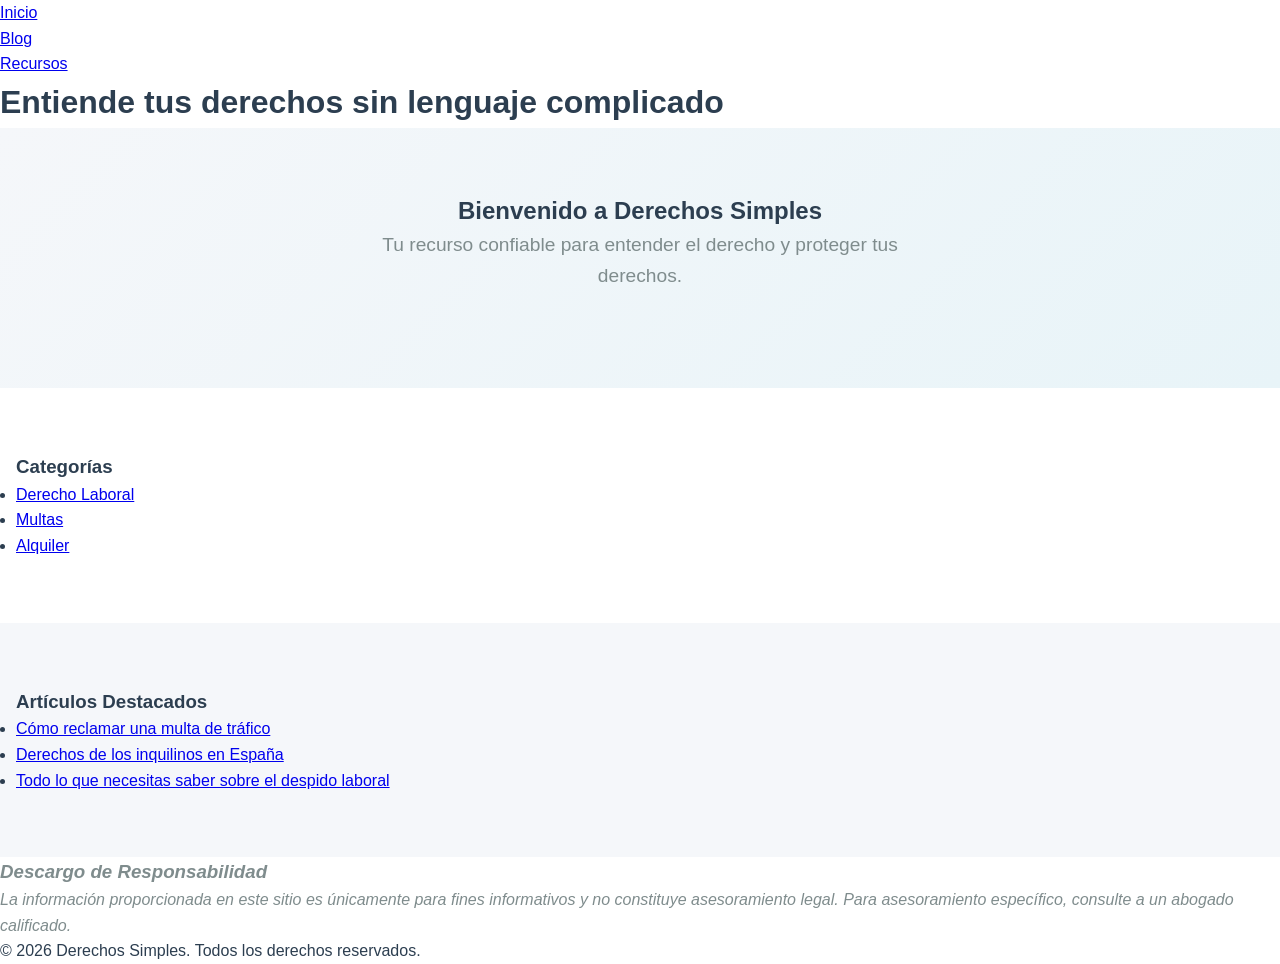
<file: index.html>
<!DOCTYPE html>
<html lang="es">
<head>
    <meta charset="UTF-8">
    <meta name="viewport" content="width=device-width, initial-scale=1.0">
    <meta name="description" content="Entiende tus derechos sin lenguaje complicado. Información legal accesible para todos en el área del derecho laboral, multas y alquiler.">
    <meta name="keywords" content="derechos, legaltech, derecho laboral, multas, alquiler, recursos legales">
    <meta name="author" content="Derechos Simples">
    <title>Derechos Simples - Entiende tus derechos sin lenguaje complicado</title>
    <link rel="stylesheet" href="css/styles.css">
</head>
<script src="js/scripts.js"></script>
<body>
    <header>
        <nav>
            <ul>
                <li><a href="#">Inicio</a></li>
                <li><a href="#blog">Blog</a></li>
                <li><a href="#recursos">Recursos</a></li>
            </ul>
        </nav>
        <h1>Entiende tus derechos sin lenguaje complicado</h1>
    </header>
    <main>
        <section class="hero">
            <h2>Bienvenido a Derechos Simples</h2>
            <p>Tu recurso confiable para entender el derecho y proteger tus derechos.</p>
        </section>
        <section class="categories">
            <h3>Categorías</h3>
            <ul>
                <li><a href="#derecho-laboral">Derecho Laboral</a></li>
                <li><a href="#multas">Multas</a></li>
                <li><a href="#alquiler">Alquiler</a></li>
            </ul>
        </section>
        <section class="featured-articles">
            <h3>Artículos Destacados</h3>
            <ul>
                <li><a href="#">Cómo reclamar una multa de tráfico</a></li>
                <li><a href="#">Derechos de los inquilinos en España</a></li>
                <li><a href="#">Todo lo que necesitas saber sobre el despido laboral</a></li>
            </ul>
        </section>
        <section class="disclaimer">
            <h3>Descargo de Responsabilidad</h3>
            <p>La información proporcionada en este sitio es únicamente para fines informativos y no constituye asesoramiento legal. Para asesoramiento específico, consulte a un abogado calificado.</p>
        </section>
    </main>
    <footer>
        <p>&copy; 2026 Derechos Simples. Todos los derechos reservados.</p>
    </footer>
</body>
</html>
</file>
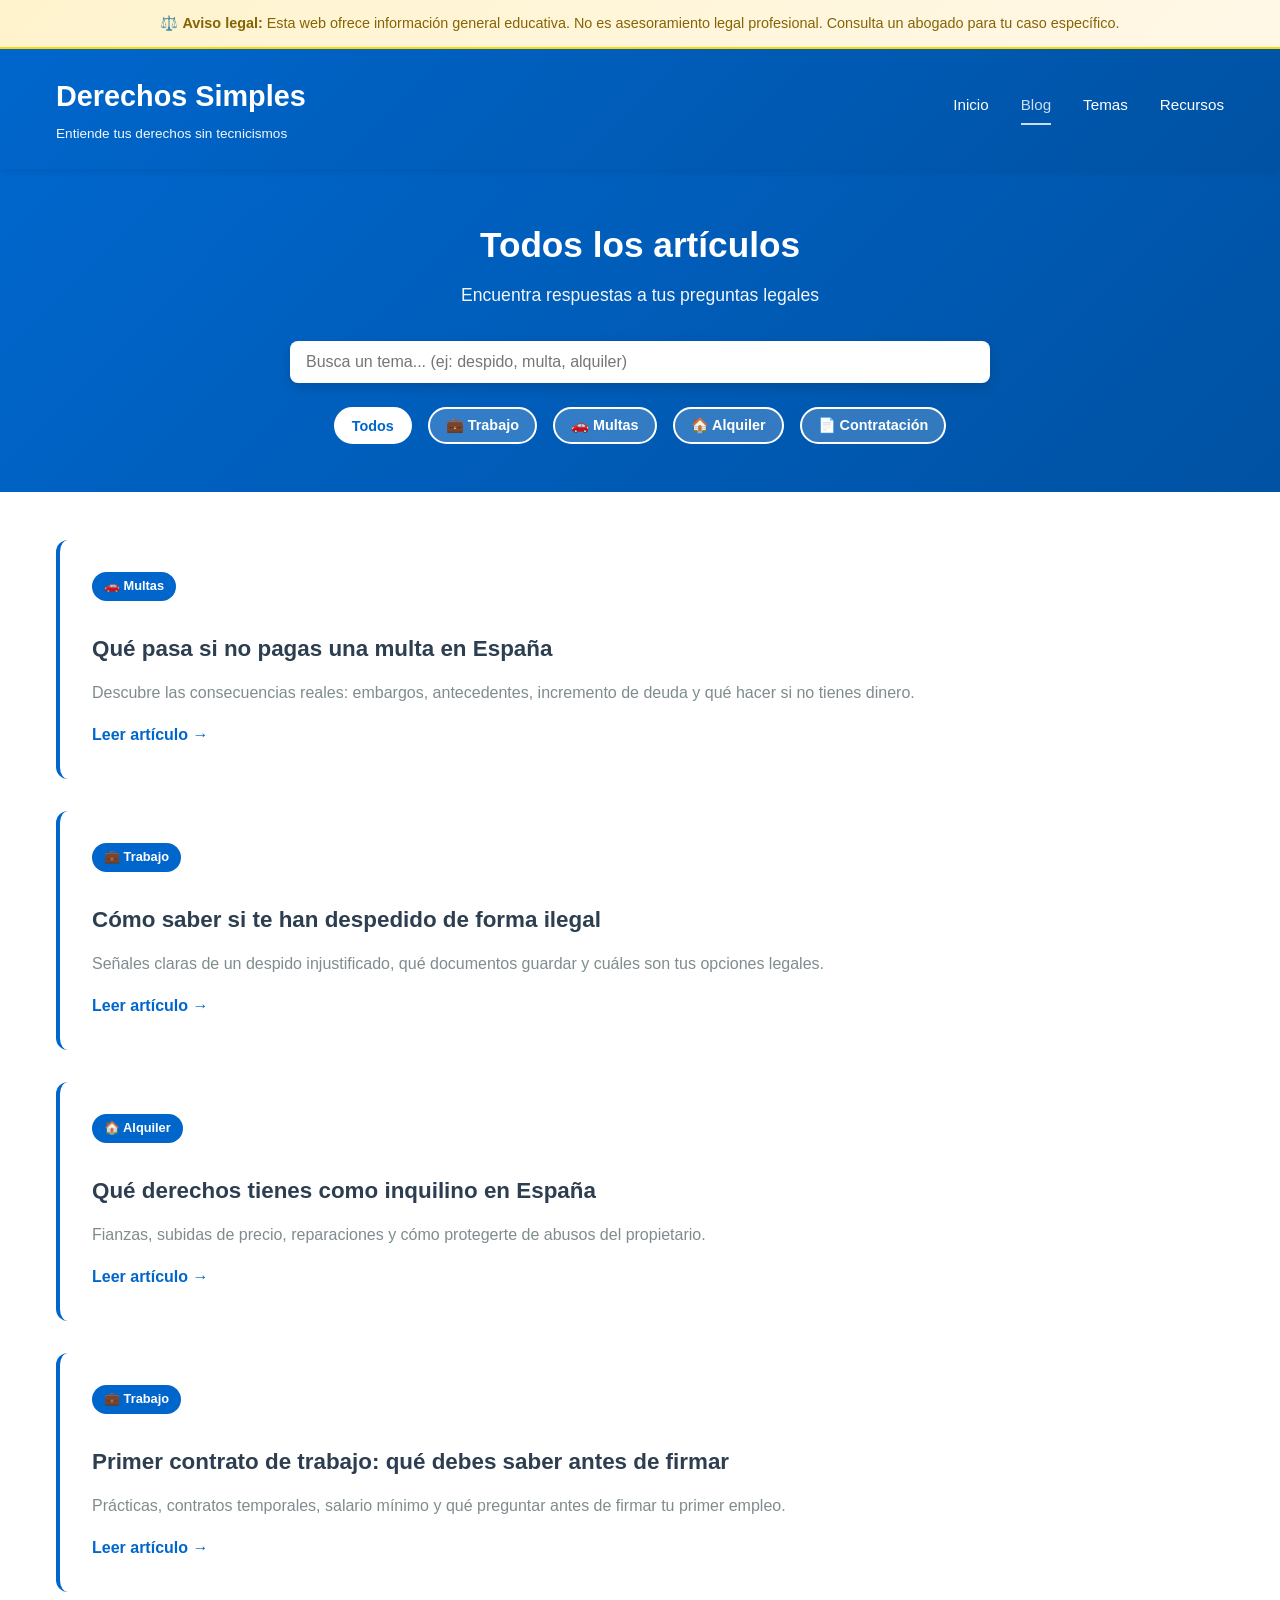
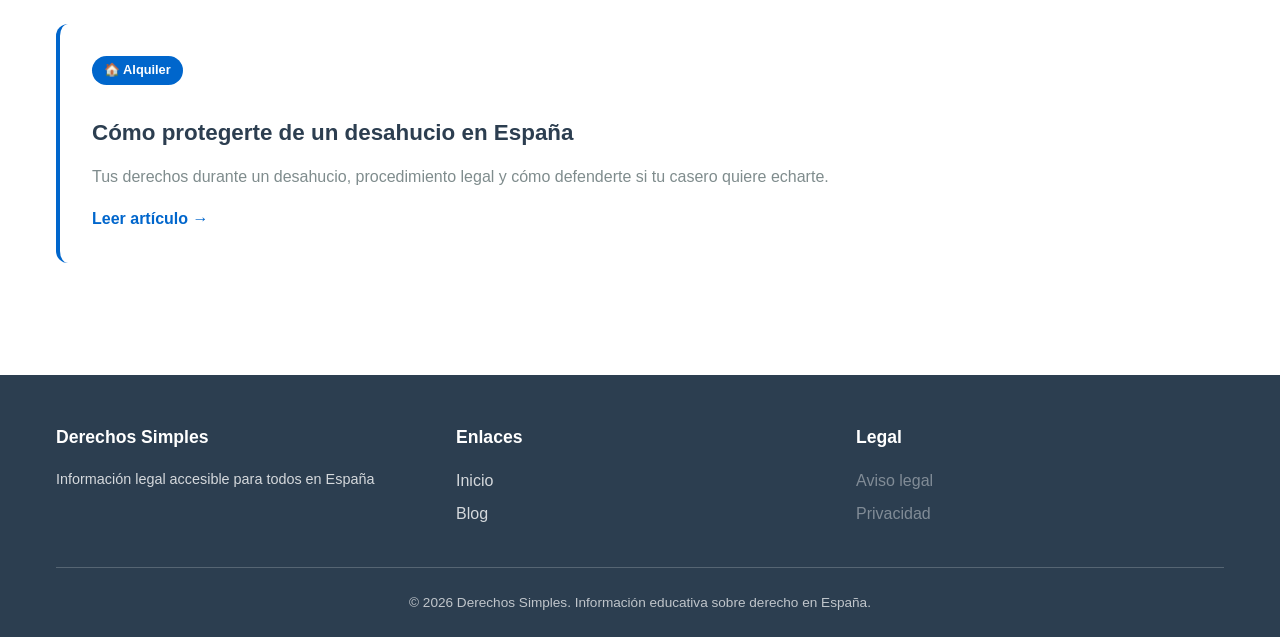
<file: blog.html>
<!DOCTYPE html>
<html lang="es">
<head>
    <meta charset="UTF-8">
    <meta name="viewport" content="width=device-width, initial-scale=1.0">
    <meta name="description" content="Blog con artículos sobre derecho laboral, multas, alquiler y más. Respuestas claras a las preguntas legales reales de jóvenes en España.">
    <meta name="keywords" content="blog legal España, derechos laborales, multas, alquiler, información jurídica">
    <meta property="og:title" content="Blog - Derechos Simples">
    <meta property="og:description" content="Artículos claros sobre tus derechos en España">
    <title>Blog - Derechos Simples | Artículos sobre derecho en España</title>
    <link rel="canonical" href="https://derechossimples.es/blog">
    <link rel="stylesheet" href="css/styles.css">
</head>
<body>
    <!-- Aviso Legal -->
    <div class="legal-banner">
        <p>⚖️ <strong>Aviso legal:</strong> Esta web ofrece información general educativa. No es asesoramiento legal profesional. Consulta un abogado para tu caso específico.</p>
    </div>

    <!-- Header -->
    <header class="header">
        <div class="container">
            <div class="logo">
                <h1>Derechos Simples</h1>
                <p class="tagline">Entiende tus derechos sin tecnicismos</p>
            </div>
            <nav class="nav">
                <a href="index.html">Inicio</a>
                <a href="blog.html" class="active">Blog</a>
                <a href="index.html#categories">Temas</a>
                <a href="index.html#resources">Recursos</a>
            </nav>
        </div>
    </header>

    <!-- Buscador y Filtros -->
    <section class="blog-header">
        <div class="container">
            <h1>Todos los artículos</h1>
            <p>Encuentra respuestas a tus preguntas legales</p>
            
            <div class="search-filter">
                <input type="text" id="searchInput" placeholder="Busca un tema... (ej: despido, multa, alquiler)" class="search-input">
                
                <div class="filters">
                    <button class="filter-btn active" data-filter="all">Todos</button>
                    <button class="filter-btn" data-filter="laboral">💼 Trabajo</button>
                    <button class="filter-btn" data-filter="multas">🚗 Multas</button>
                    <button class="filter-btn" data-filter="alquiler">🏠 Alquiler</button>
                    <button class="filter-btn" data-filter="contratacion">📄 Contratación</button>
                </div>
            </div>
        </div>
    </section>

    <!-- Lista de Artículos -->
    <section class="blog-articles">
        <div class="container">
            <div id="articles-list" class="articles-list">
                <!-- Los artículos se cargarán aquí con JavaScript desde articles.json -->
            </div>
        </div>
    </section>

    <!-- Footer -->
    <footer class="footer">
        <div class="container">
            <div class="footer-content">
                <div class="footer-section">
                    <h4>Derechos Simples</h4>
                    <p>Información legal accesible para todos en España</p>
                </div>
                <div class="footer-section">
                    <h4>Enlaces</h4>
                    <ul>
                        <li><a href="index.html">Inicio</a></li>
                        <li><a href="blog.html">Blog</a></li>
                    </ul>
                </div>
                <div class="footer-section">
                    <h4>Legal</h4>
                    <ul>
                        <li><a href="#" class="disabled">Aviso legal</a></li>
                        <li><a href="#" class="disabled">Privacidad</a></li>
                    </ul>
                </div>
            </div>
            <div class="footer-bottom">
                <p>&copy; 2026 Derechos Simples. Información educativa sobre derecho en España.</p>
            </div>
        </div>
    </footer>

    <script src="js/scripts.js"></script>
</body>
</html>
</file>
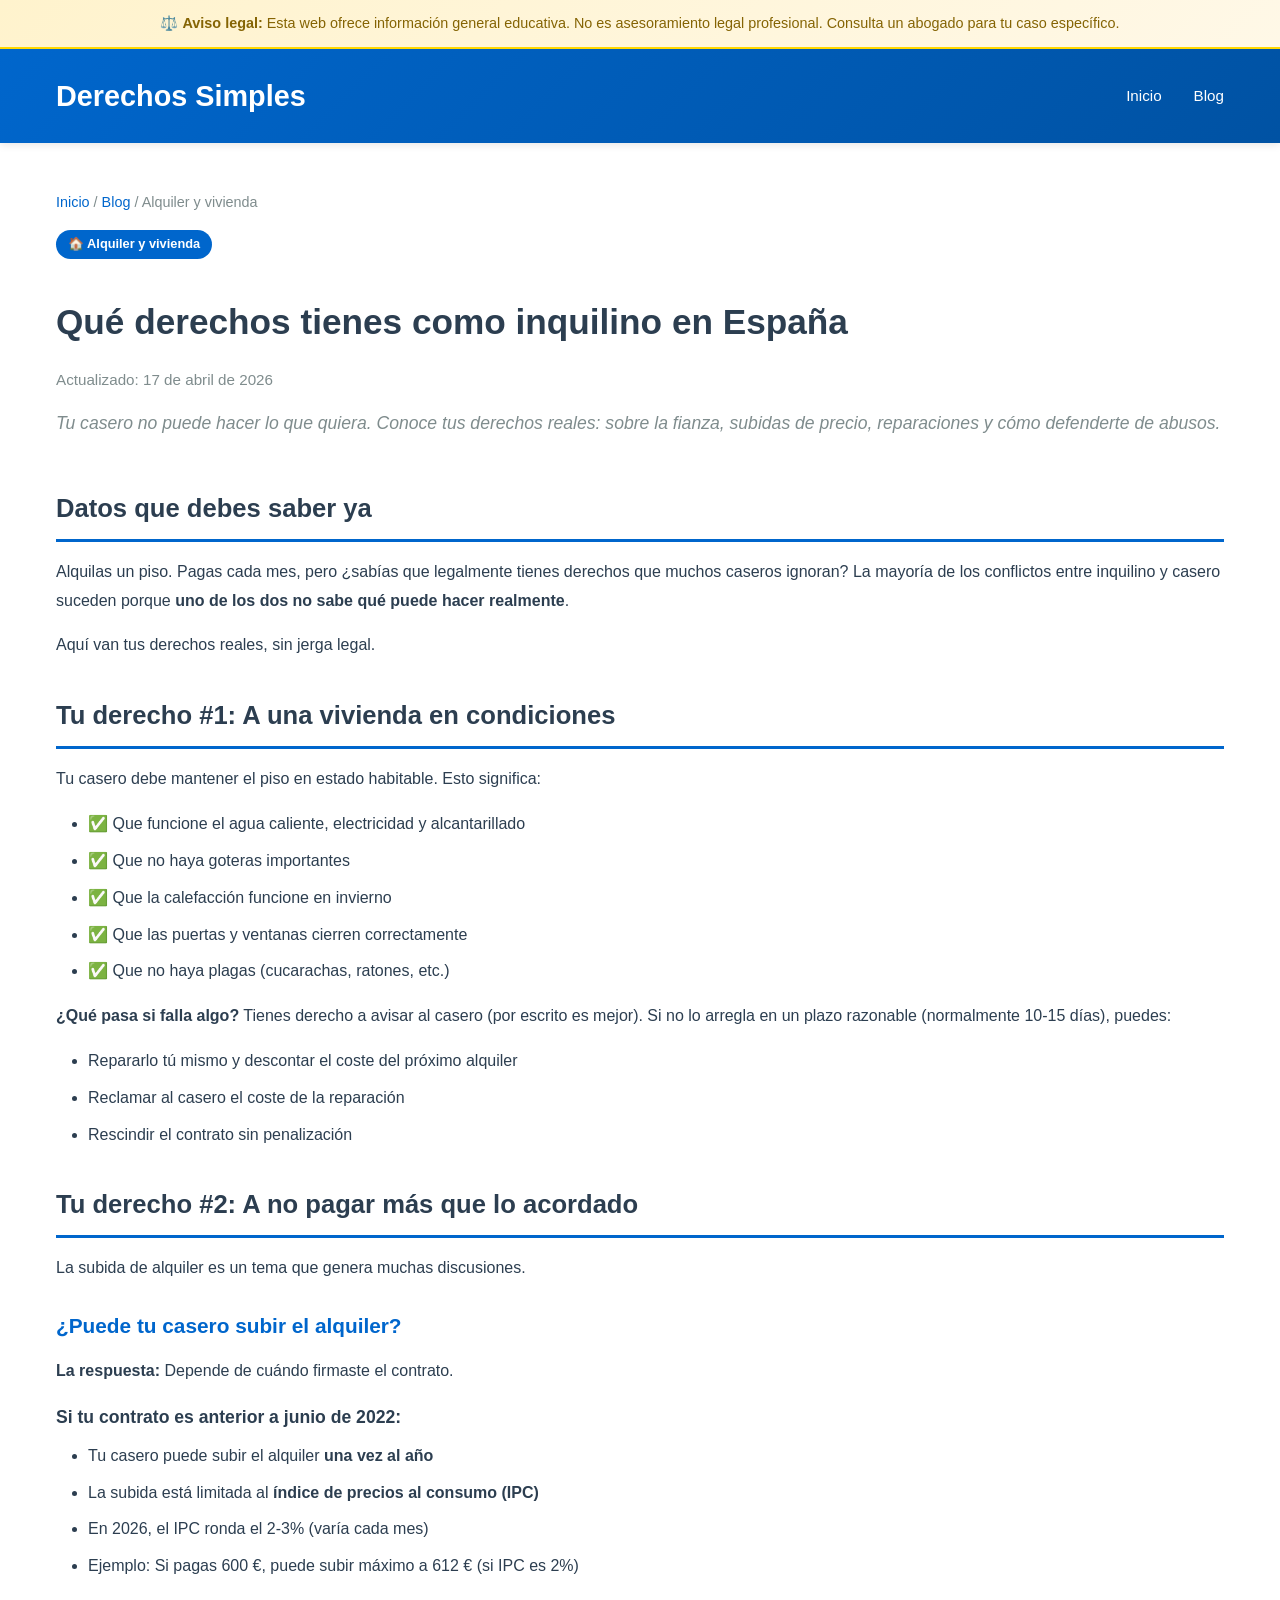
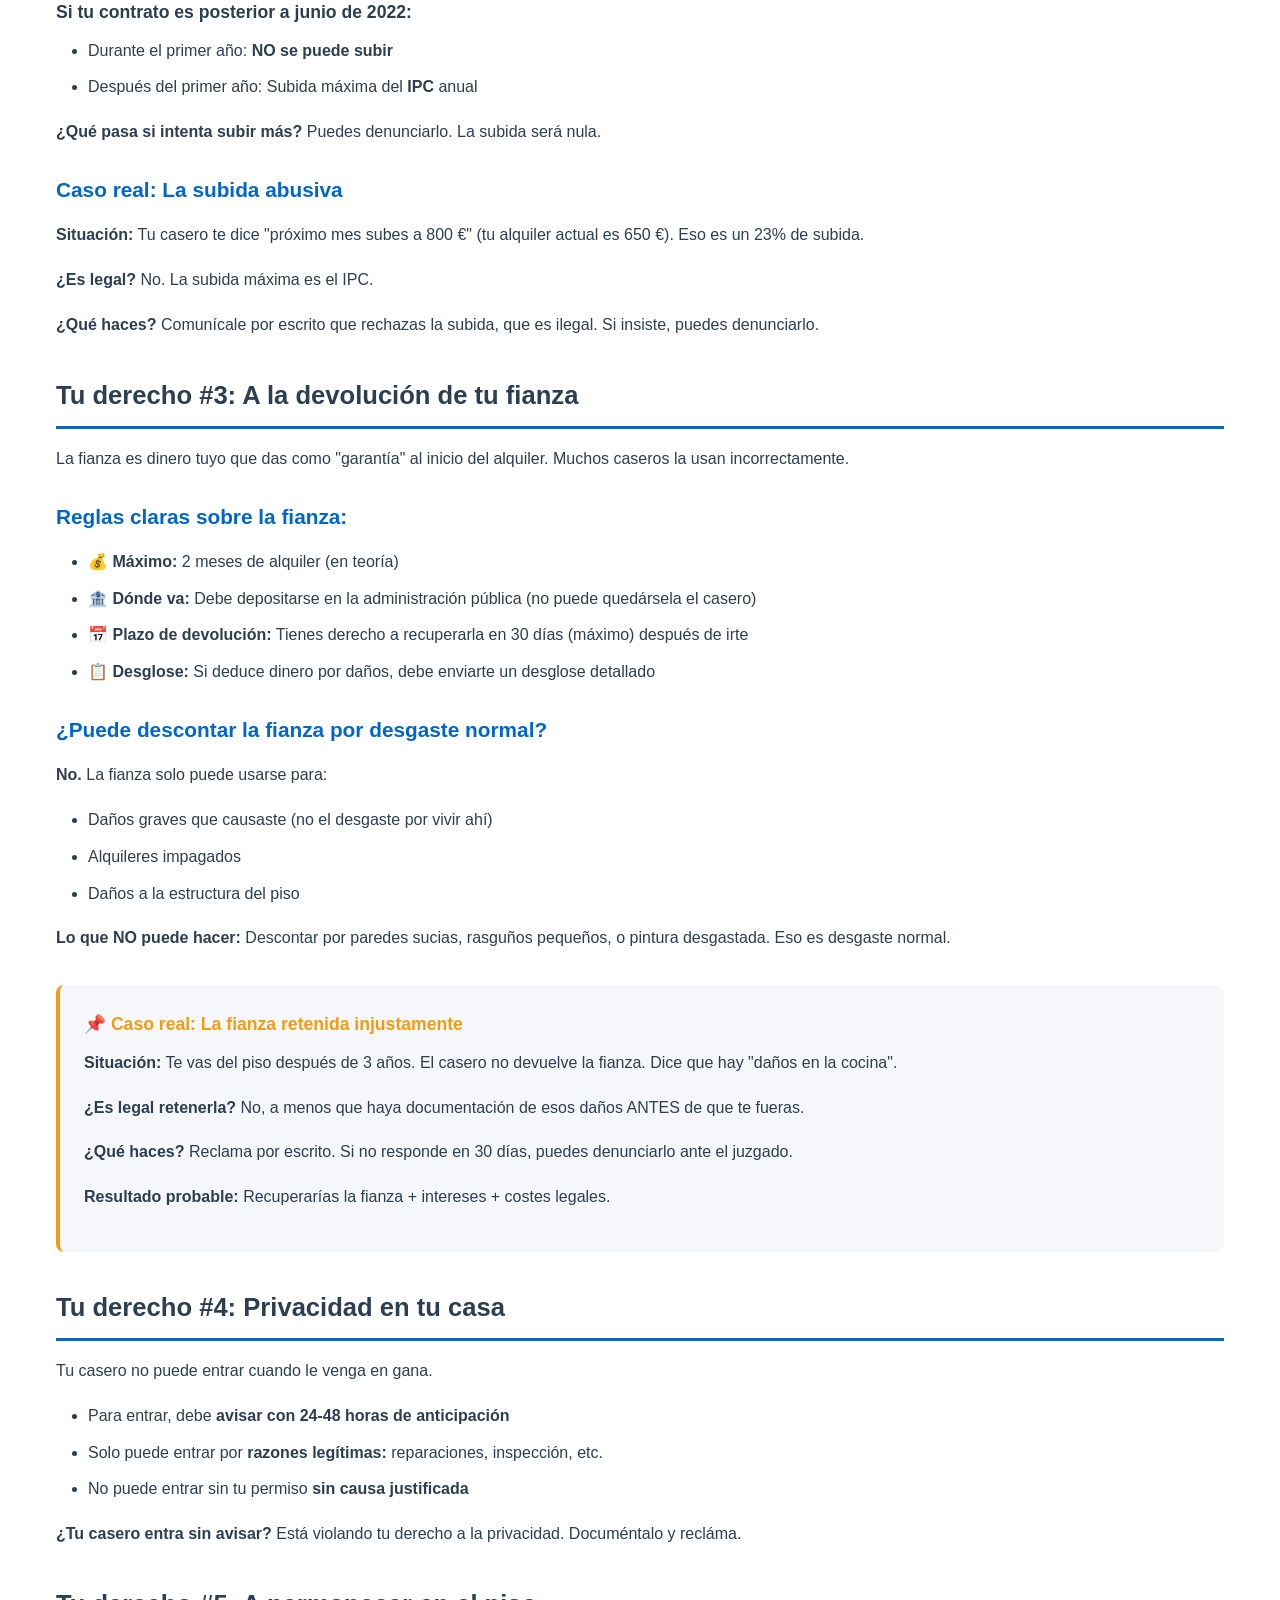
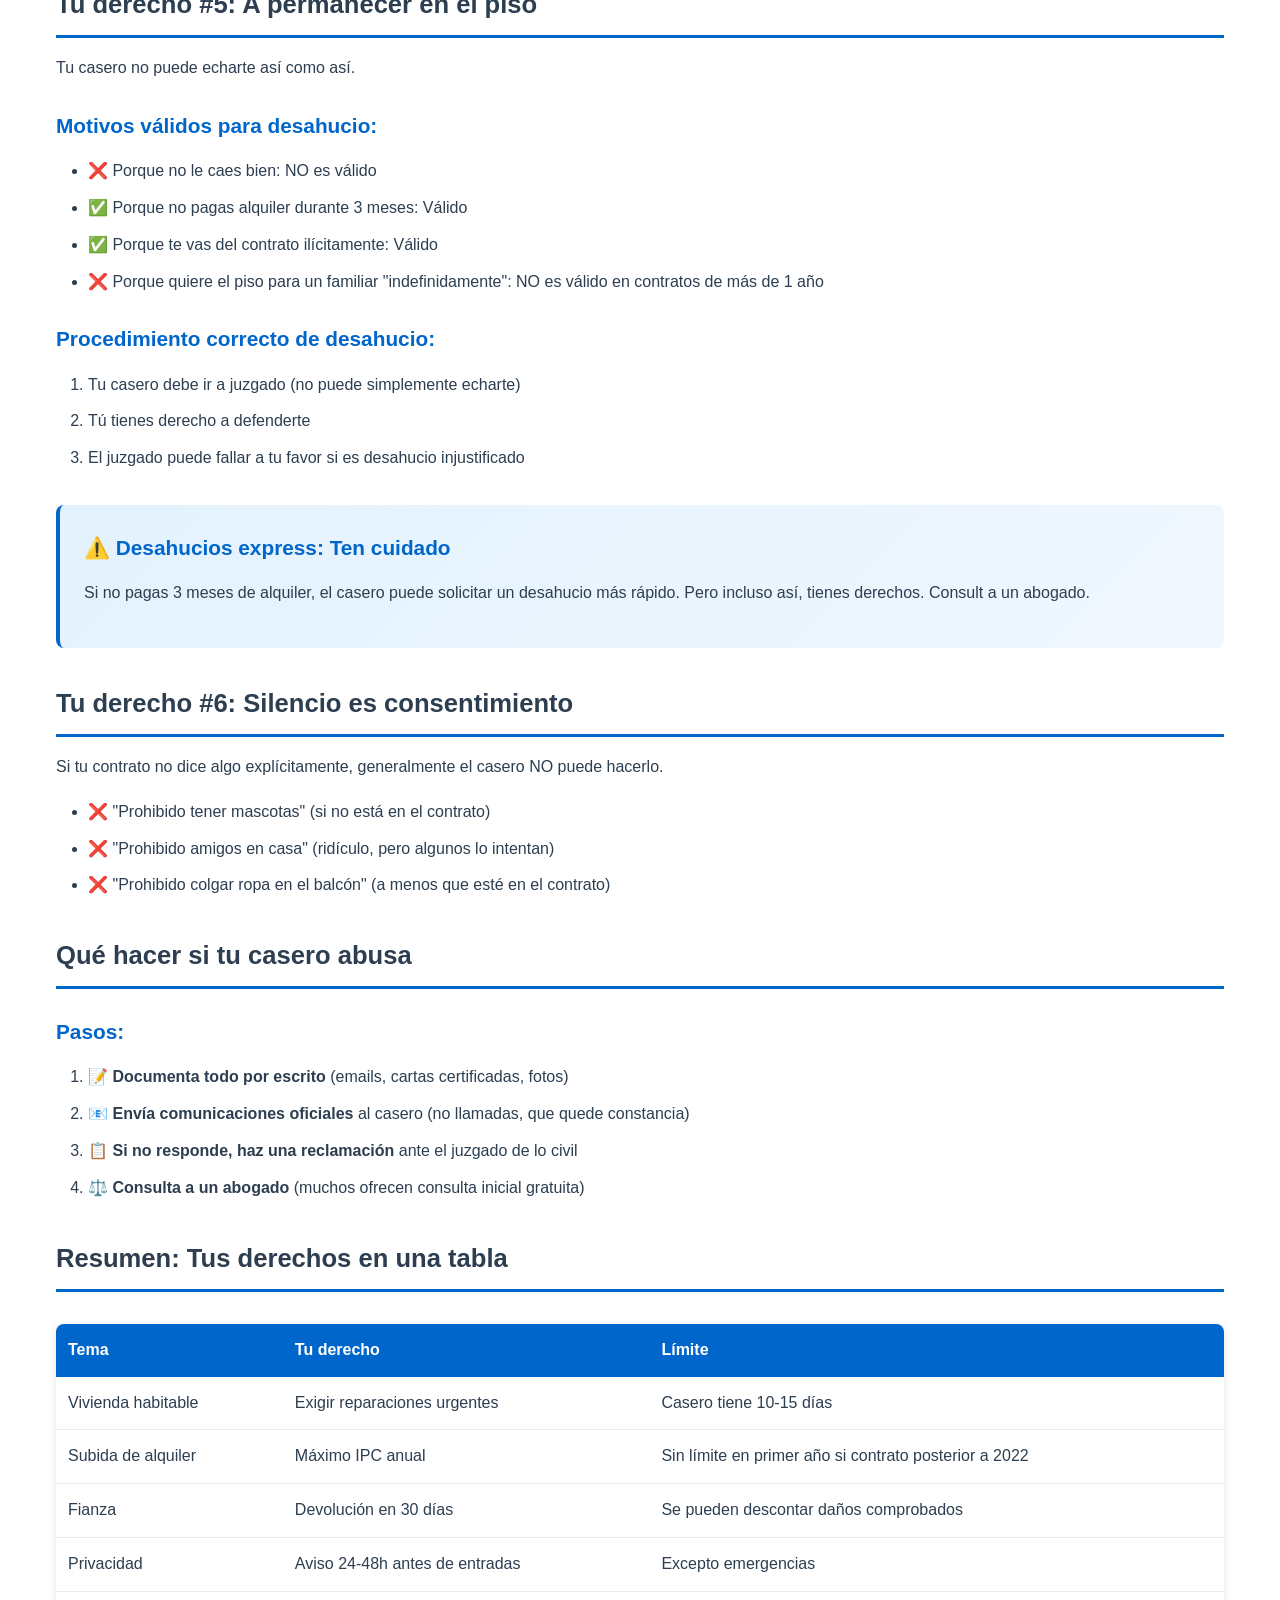
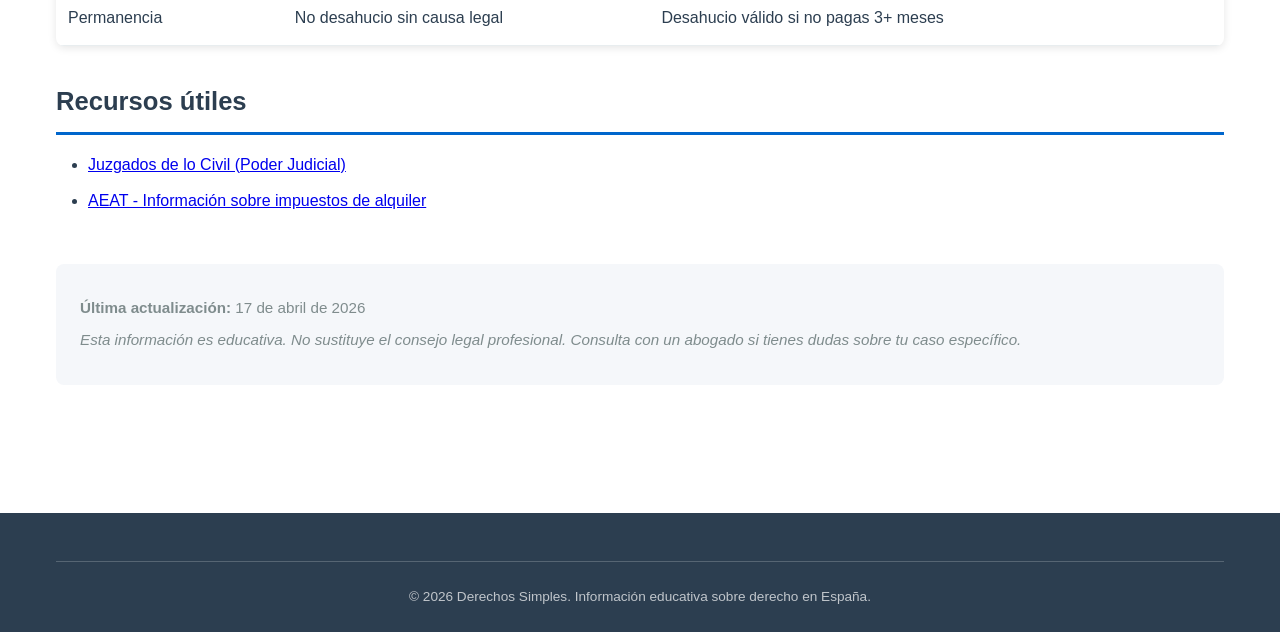
<file: blog/derechos-inquilino.html>
<!DOCTYPE html>
<html lang="es">
<head>
    <meta charset="UTF-8">
    <meta name="viewport" content="width=device-width, initial-scale=1.0">
    <meta name="description" content="Qué derechos tienes como inquilino en España. Protección contra abusos, fianzas, subidas de precio, reparaciones y cómo defenderte del casero. Información práctica.">
    <meta name="keywords" content="derechos inquilino España, inquilino protección, fianza alquiler, subida de precio, defensa inquilino">
    <meta property="og:title" content="Qué derechos tienes como inquilino en España">
    <meta property="og:description" content="Protección legal del inquilino: fianzas, subidas de precio, reparaciones">
    <meta property="og:type" content="article">
    <title>Derechos del inquilino en España | Derechos Simples</title>
    <link rel="canonical" href="https://derechossimples.es/blog/derechos-inquilino.html">
    <link rel="stylesheet" href="../css/styles.css">
</head>
<body>
    <!-- Aviso Legal -->
    <div class="legal-banner">
        <p>⚖️ <strong>Aviso legal:</strong> Esta web ofrece información general educativa. No es asesoramiento legal profesional. Consulta un abogado para tu caso específico.</p>
    </div>

    <!-- Header -->
    <header class="header">
        <div class="container">
            <div class="logo">
                <h1>Derechos Simples</h1>
            </div>
            <nav class="nav">
                <a href="../index.html">Inicio</a>
                <a href="../blog.html">Blog</a>
            </nav>
        </div>
    </header>

    <!-- Artículo -->
    <article class="article">
        <div class="container">
            <div class="article-header">
                <div class="breadcrumb">
                    <a href="../index.html">Inicio</a> / <a href="../blog.html">Blog</a> / <span>Alquiler y vivienda</span>
                </div>
                <span class="category-badge">🏠 Alquiler y vivienda</span>
                <h1>Qué derechos tienes como inquilino en España</h1>
                <p class="article-date">Actualizado: 17 de abril de 2026</p>
                <p class="article-excerpt">Tu casero no puede hacer lo que quiera. Conoce tus derechos reales: sobre la fianza, subidas de precio, reparaciones y cómo defenderte de abusos.</p>
            </div>

            <div class="article-content">
                <h2>Datos que debes saber ya</h2>
                <p>Alquilas un piso. Pagas cada mes, pero ¿sabías que legalmente tienes derechos que muchos caseros ignoran? La mayoría de los conflictos entre inquilino y casero suceden porque <strong>uno de los dos no sabe qué puede hacer realmente</strong>.</p>
                <p>Aquí van tus derechos reales, sin jerga legal.</p>

                <h2>Tu derecho #1: A una vivienda en condiciones</h2>
                <p>Tu casero debe mantener el piso en estado habitable. Esto significa:</p>
                <ul>
                    <li>✅ Que funcione el agua caliente, electricidad y alcantarillado</li>
                    <li>✅ Que no haya goteras importantes</li>
                    <li>✅ Que la calefacción funcione en invierno</li>
                    <li>✅ Que las puertas y ventanas cierren correctamente</li>
                    <li>✅ Que no haya plagas (cucarachas, ratones, etc.)</li>
                </ul>
                <p><strong>¿Qué pasa si falla algo?</strong> Tienes derecho a avisar al casero (por escrito es mejor). Si no lo arregla en un plazo razonable (normalmente 10-15 días), puedes:</p>
                <ul>
                    <li>Repararlo tú mismo y descontar el coste del próximo alquiler</li>
                    <li>Reclamar al casero el coste de la reparación</li>
                    <li>Rescindir el contrato sin penalización</li>
                </ul>

                <h2>Tu derecho #2: A no pagar más que lo acordado</h2>
                <p>La subida de alquiler es un tema que genera muchas discusiones.</p>

                <h3>¿Puede tu casero subir el alquiler?</h3>
                <p><strong>La respuesta:</strong> Depende de cuándo firmaste el contrato.</p>

                <h4>Si tu contrato es anterior a junio de 2022:</h4>
                <ul>
                    <li>Tu casero puede subir el alquiler <strong>una vez al año</strong></li>
                    <li>La subida está limitada al <strong>índice de precios al consumo (IPC)</strong></li>
                    <li>En 2026, el IPC ronda el 2-3% (varía cada mes)</li>
                    <li>Ejemplo: Si pagas 600 €, puede subir máximo a 612 € (si IPC es 2%)</li>
                </ul>

                <h4>Si tu contrato es posterior a junio de 2022:</h4>
                <ul>
                    <li>Durante el primer año: <strong>NO se puede subir</strong></li>
                    <li>Después del primer año: Subida máxima del <strong>IPC</strong> anual</li>
                </ul>

                <p><strong>¿Qué pasa si intenta subir más?</strong> Puedes denunciarlo. La subida será nula.</p>

                <h3>Caso real: La subida abusiva</h3>
                <p><strong>Situación:</strong> Tu casero te dice "próximo mes subes a 800 €" (tu alquiler actual es 650 €). Eso es un 23% de subida.</p>
                <p><strong>¿Es legal?</strong> No. La subida máxima es el IPC.</p>
                <p><strong>¿Qué haces?</strong> Comunícale por escrito que rechazas la subida, que es ilegal. Si insiste, puedes denunciarlo.</p>

                <h2>Tu derecho #3: A la devolución de tu fianza</h2>
                <p>La fianza es dinero tuyo que das como "garantía" al inicio del alquiler. Muchos caseros la usan incorrectamente.</p>

                <h3>Reglas claras sobre la fianza:</h3>
                <ul>
                    <li>💰 <strong>Máximo:</strong> 2 meses de alquiler (en teoría)</li>
                    <li>🏦 <strong>Dónde va:</strong> Debe depositarse en la administración pública (no puede quedársela el casero)</li>
                    <li>📅 <strong>Plazo de devolución:</strong> Tienes derecho a recuperarla en 30 días (máximo) después de irte</li>
                    <li>📋 <strong>Desglose:</strong> Si deduce dinero por daños, debe enviarte un desglose detallado</li>
                </ul>

                <h3>¿Puede descontar la fianza por desgaste normal?</h3>
                <p><strong>No.</strong> La fianza solo puede usarse para:</p>
                <ul>
                    <li>Daños graves que causaste (no el desgaste por vivir ahí)</li>
                    <li>Alquileres impagados</li>
                    <li>Daños a la estructura del piso</li>
                </ul>
                <p><strong>Lo que NO puede hacer:</strong> Descontar por paredes sucias, rasguños pequeños, o pintura desgastada. Eso es desgaste normal.</p>

                <div class="case-study">
                    <h4>📌 Caso real: La fianza retenida injustamente</h4>
                    <p><strong>Situación:</strong> Te vas del piso después de 3 años. El casero no devuelve la fianza. Dice que hay "daños en la cocina".</p>
                    <p><strong>¿Es legal retenerla?</strong> No, a menos que haya documentación de esos daños ANTES de que te fueras.</p>
                    <p><strong>¿Qué haces?</strong> Reclama por escrito. Si no responde en 30 días, puedes denunciarlo ante el juzgado.</p>
                    <p><strong>Resultado probable:</strong> Recuperarías la fianza + intereses + costes legales.</p>
                </div>

                <h2>Tu derecho #4: Privacidad en tu casa</h2>
                <p>Tu casero no puede entrar cuando le venga en gana.</p>
                <ul>
                    <li>Para entrar, debe <strong>avisar con 24-48 horas de anticipación</strong></li>
                    <li>Solo puede entrar por <strong>razones legítimas:</strong> reparaciones, inspección, etc.</li>
                    <li>No puede entrar sin tu permiso <strong>sin causa justificada</strong></li>
                </ul>
                <p><strong>¿Tu casero entra sin avisar?</strong> Está violando tu derecho a la privacidad. Documéntalo y recláma.</p>

                <h2>Tu derecho #5: A permanecer en el piso</h2>
                <p>Tu casero no puede echarte así como así.</p>

                <h3>Motivos válidos para desahucio:</h3>
                <ul>
                    <li>❌ Porque no le caes bien: NO es válido</li>
                    <li>✅ Porque no pagas alquiler durante 3 meses: Válido</li>
                    <li>✅ Porque te vas del contrato ilícitamente: Válido</li>
                    <li>❌ Porque quiere el piso para un familiar "indefinidamente": NO es válido en contratos de más de 1 año</li>
                </ul>

                <h3>Procedimiento correcto de desahucio:</h3>
                <ol>
                    <li>Tu casero debe ir a juzgado (no puede simplemente echarte)</li>
                    <li>Tú tienes derecho a defenderte</li>
                    <li>El juzgado puede fallar a tu favor si es desahucio injustificado</li>
                </ol>

                <div class="info-box">
                    <h3>⚠️ Desahucios express: Ten cuidado</h3>
                    <p>Si no pagas 3 meses de alquiler, el casero puede solicitar un desahucio más rápido. Pero incluso así, tienes derechos. Consult a un abogado.</p>
                </div>

                <h2>Tu derecho #6: Silencio es consentimiento</h2>
                <p>Si tu contrato no dice algo explícitamente, generalmente el casero NO puede hacerlo.</p>
                <ul>
                    <li>❌ "Prohibido tener mascotas" (si no está en el contrato)</li>
                    <li>❌ "Prohibido amigos en casa" (ridículo, pero algunos lo intentan)</li>
                    <li>❌ "Prohibido colgar ropa en el balcón" (a menos que esté en el contrato)</li>
                </ul>

                <h2>Qué hacer si tu casero abusa</h2>

                <h3>Pasos:</h3>
                <ol>
                    <li>📝 <strong>Documenta todo por escrito</strong> (emails, cartas certificadas, fotos)</li>
                    <li>📧 <strong>Envía comunicaciones oficiales</strong> al casero (no llamadas, que quede constancia)</li>
                    <li>📋 <strong>Si no responde, haz una reclamación</strong> ante el juzgado de lo civil</li>
                    <li>⚖️ <strong>Consulta a un abogado</strong> (muchos ofrecen consulta inicial gratuita)</li>
                </ol>

                <h2>Resumen: Tus derechos en una tabla</h2>
                <table class="rights-table">
                    <tr>
                        <th>Tema</th>
                        <th>Tu derecho</th>
                        <th>Límite</th>
                    </tr>
                    <tr>
                        <td>Vivienda habitable</td>
                        <td>Exigir reparaciones urgentes</td>
                        <td>Casero tiene 10-15 días</td>
                    </tr>
                    <tr>
                        <td>Subida de alquiler</td>
                        <td>Máximo IPC anual</td>
                        <td>Sin límite en primer año si contrato posterior a 2022</td>
                    </tr>
                    <tr>
                        <td>Fianza</td>
                        <td>Devolución en 30 días</td>
                        <td>Se pueden descontar daños comprobados</td>
                    </tr>
                    <tr>
                        <td>Privacidad</td>
                        <td>Aviso 24-48h antes de entradas</td>
                        <td>Excepto emergencias</td>
                    </tr>
                    <tr>
                        <td>Permanencia</td>
                        <td>No desahucio sin causa legal</td>
                        <td>Desahucio válido si no pagas 3+ meses</td>
                    </tr>
                </table>

                <h2>Recursos útiles</h2>
                <ul>
                    <li><a href="https://www.poder-judicial.es" target="_blank">Juzgados de lo Civil (Poder Judicial)</a></li>
                    <li><a href="https://www.aeat.es" target="_blank">AEAT - Información sobre impuestos de alquiler</a></li>
                </ul>
            </div>

            <div class="article-footer">
                <p><strong>Última actualización:</strong> 17 de abril de 2026</p>
                <p class="disclaimer">Esta información es educativa. No sustituye el consejo legal profesional. Consulta con un abogado si tienes dudas sobre tu caso específico.</p>
            </div>
        </div>
    </article>

    <!-- Footer -->
    <footer class="footer">
        <div class="container">
            <div class="footer-bottom">
                <p>&copy; 2026 Derechos Simples. Información educativa sobre derecho en España.</p>
            </div>
        </div>
    </footer>

    <script src="../js/scripts.js"></script>
</body>
</html>
</file>
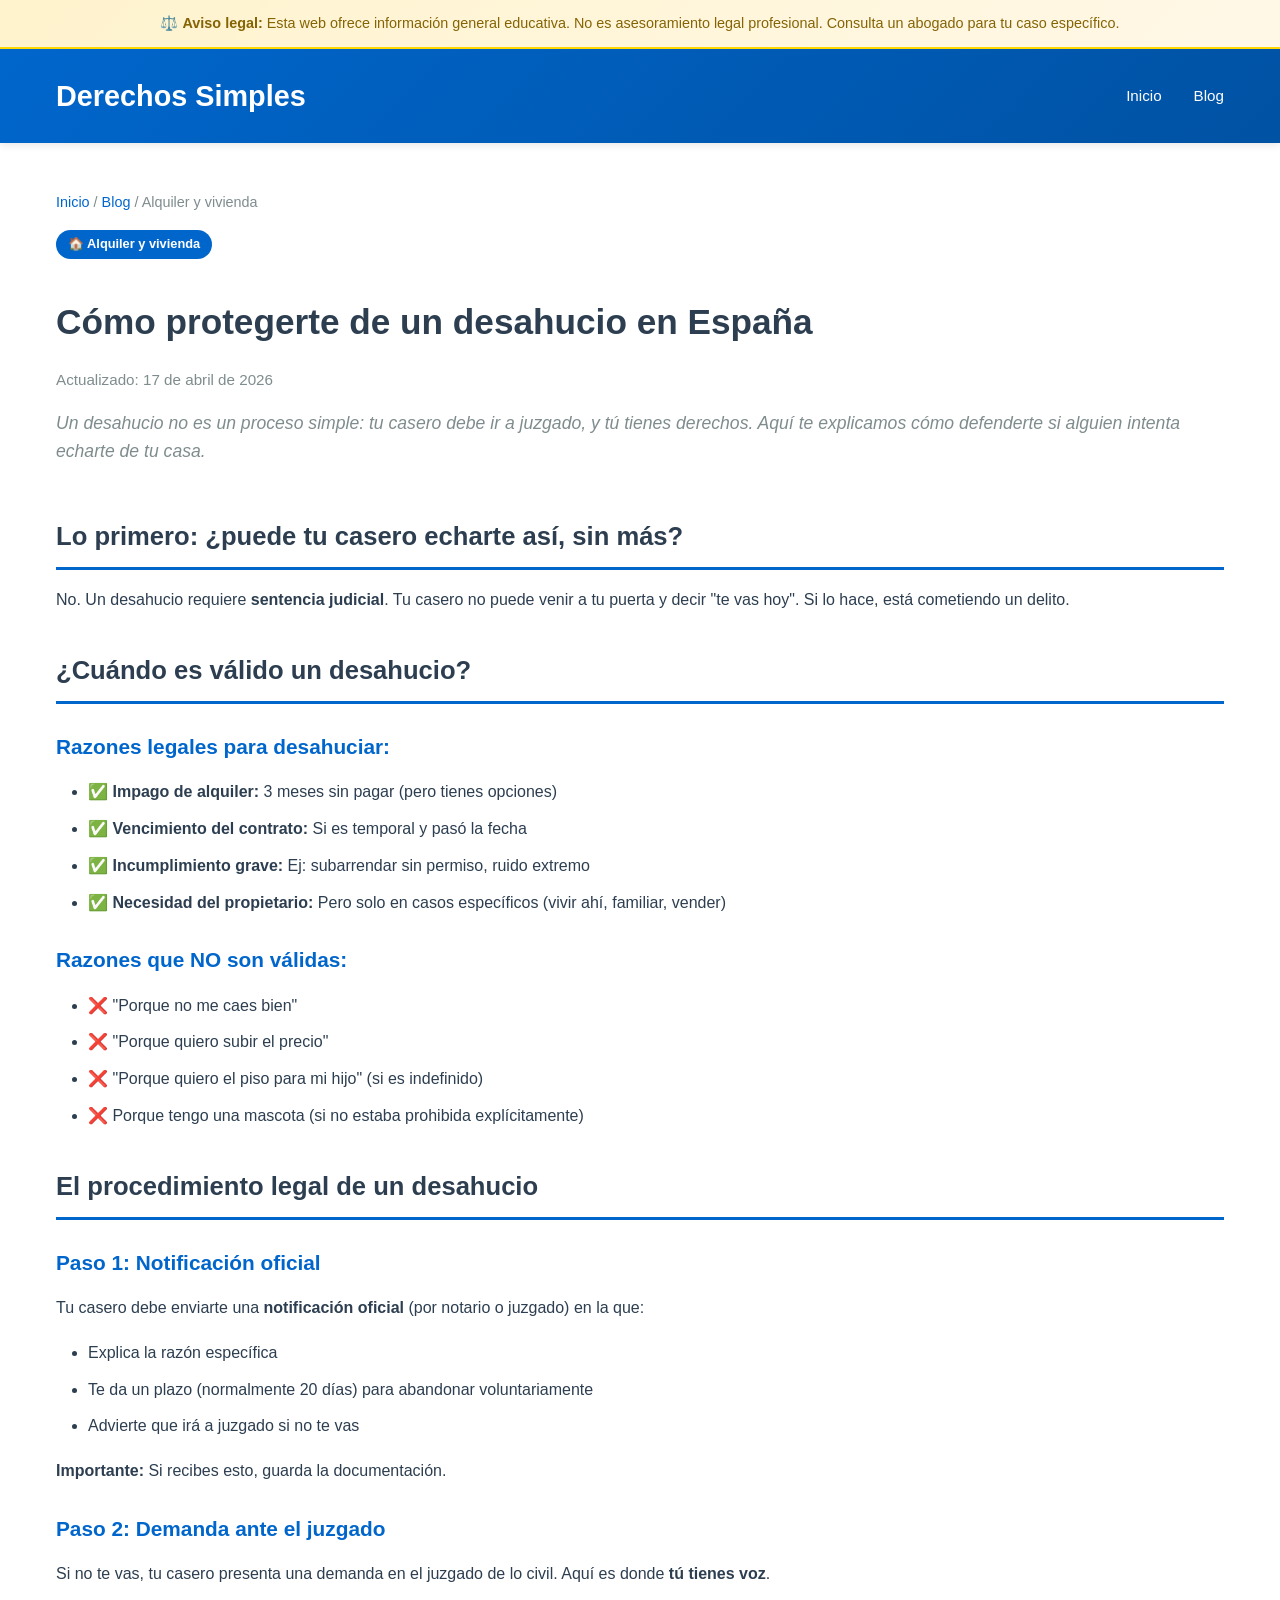
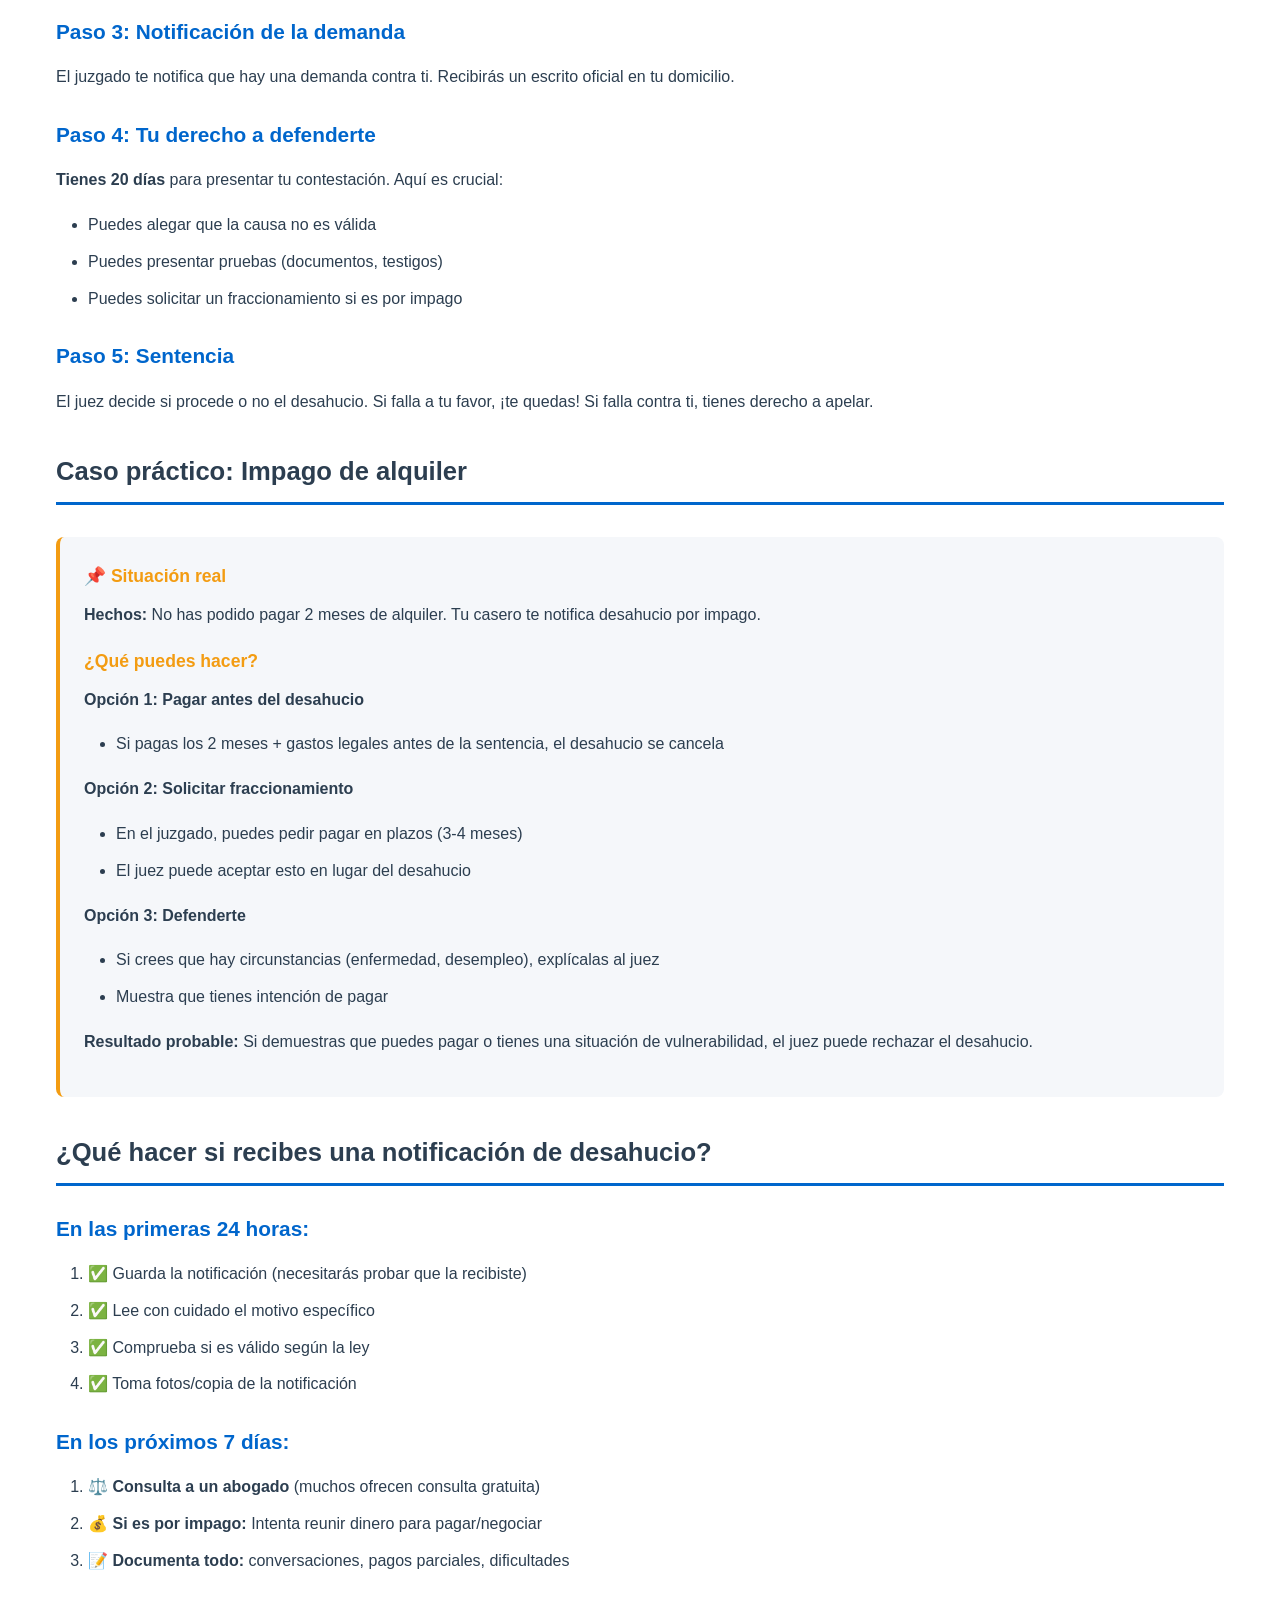
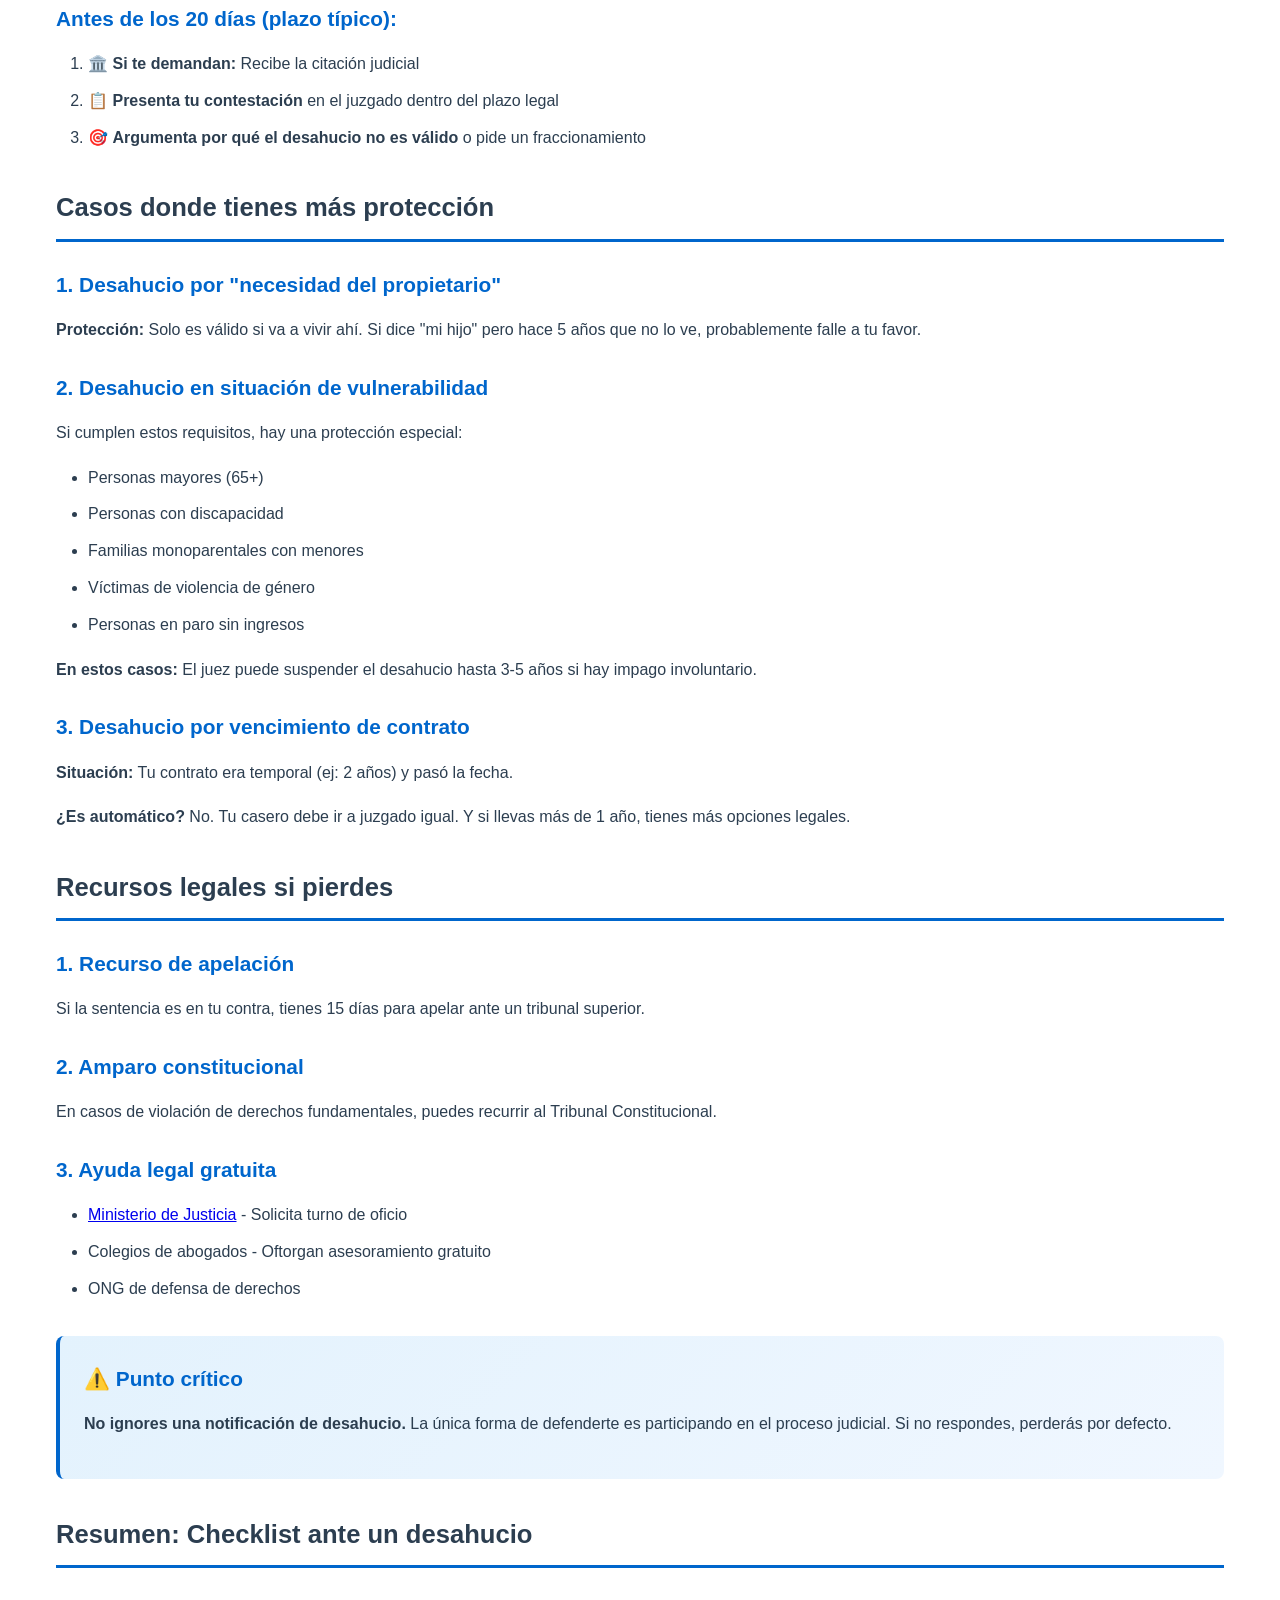
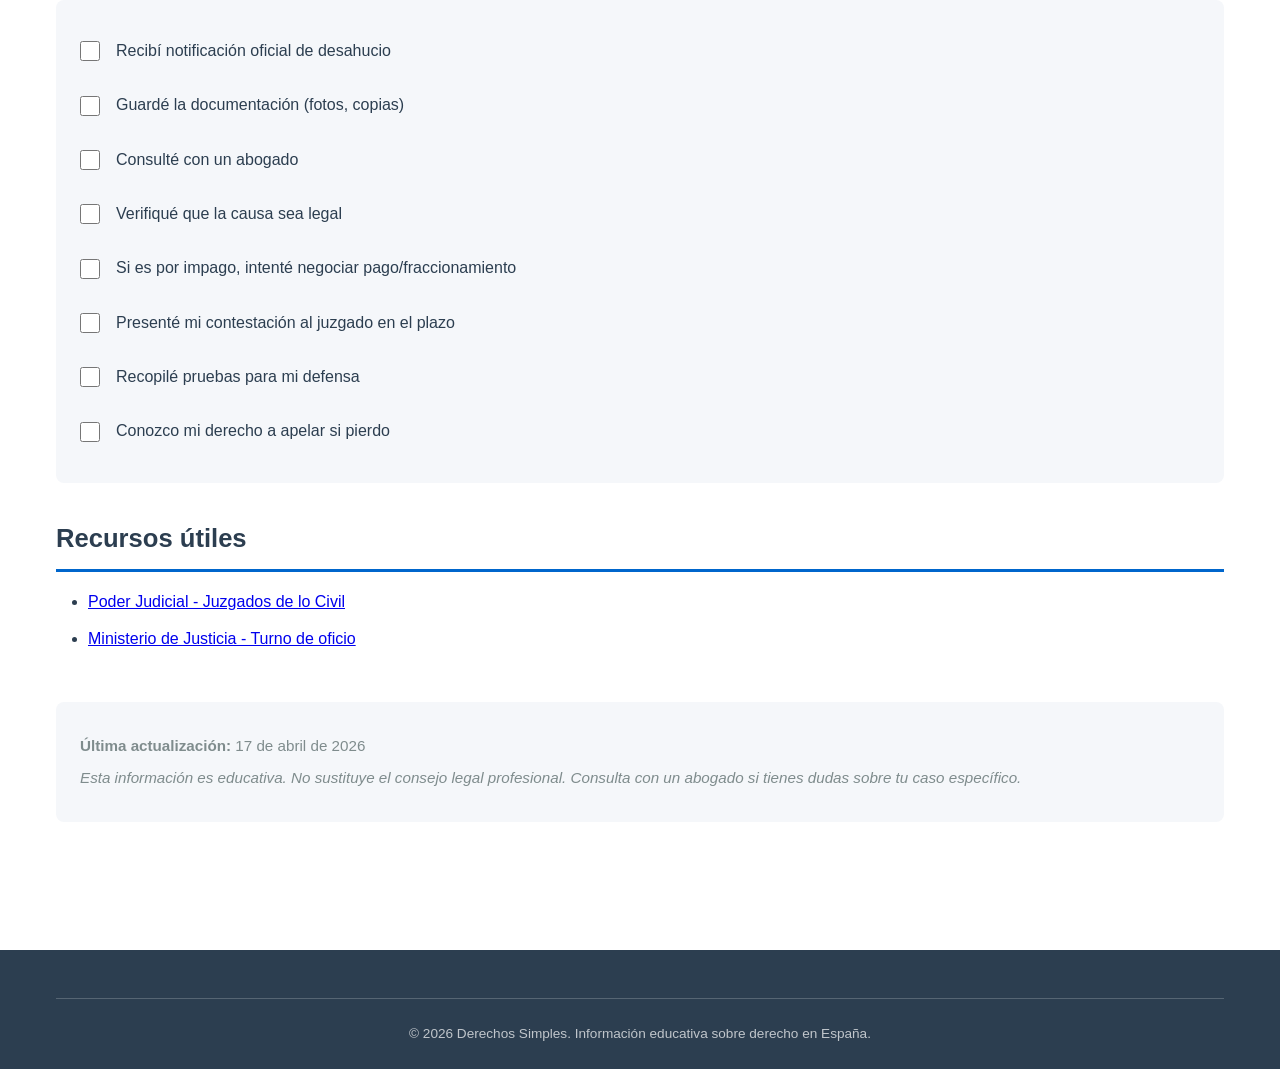
<file: blog/desahucio-evitar.html>
<!DOCTYPE html>
<html lang="es">
<head>
    <meta charset="UTF-8">
    <meta name="viewport" content="width=device-width, initial-scale=1.0">
    <meta name="description" content="Cómo protegerte de un desahucio en España. Derechos, procedimiento legal, recursos y qué hacer si tu casero quiere echarte. Información práctica.">
    <meta name="keywords" content="desahucio España, evitar desahucio, derechos inquilino desahucio, como defenderme desahucio">
    <meta property="og:title" content="Cómo protegerte de un desahucio en España">
    <meta property="og:description" content="Tus derechos durante un desahucio y cómo defenderte legalmente">
    <meta property="og:type" content="article">
    <title>Desahucio: Cómo evitarlo y defender tus derechos | Derechos Simples</title>
    <link rel="canonical" href="https://derechossimples.es/blog/desahucio-evitar.html">
    <link rel="stylesheet" href="../css/styles.css">
</head>
<body>
    <!-- Aviso Legal -->
    <div class="legal-banner">
        <p>⚖️ <strong>Aviso legal:</strong> Esta web ofrece información general educativa. No es asesoramiento legal profesional. Consulta un abogado para tu caso específico.</p>
    </div>

    <!-- Header -->
    <header class="header">
        <div class="container">
            <div class="logo">
                <h1>Derechos Simples</h1>
            </div>
            <nav class="nav">
                <a href="../index.html">Inicio</a>
                <a href="../blog.html">Blog</a>
            </nav>
        </div>
    </header>

    <!-- Artículo -->
    <article class="article">
        <div class="container">
            <div class="article-header">
                <div class="breadcrumb">
                    <a href="../index.html">Inicio</a> / <a href="../blog.html">Blog</a> / <span>Alquiler y vivienda</span>
                </div>
                <span class="category-badge">🏠 Alquiler y vivienda</span>
                <h1>Cómo protegerte de un desahucio en España</h1>
                <p class="article-date">Actualizado: 17 de abril de 2026</p>
                <p class="article-excerpt">Un desahucio no es un proceso simple: tu casero debe ir a juzgado, y tú tienes derechos. Aquí te explicamos cómo defenderte si alguien intenta echarte de tu casa.</p>
            </div>

            <div class="article-content">
                <h2>Lo primero: ¿puede tu casero echarte así, sin más?</h2>
                <p>No. Un desahucio requiere <strong>sentencia judicial</strong>. Tu casero no puede venir a tu puerta y decir "te vas hoy". Si lo hace, está cometiendo un delito.</p>

                <h2>¿Cuándo es válido un desahucio?</h2>

                <h3>Razones legales para desahuciar:</h3>
                <ul>
                    <li>✅ <strong>Impago de alquiler:</strong> 3 meses sin pagar (pero tienes opciones)</li>
                    <li>✅ <strong>Vencimiento del contrato:</strong> Si es temporal y pasó la fecha</li>
                    <li>✅ <strong>Incumplimiento grave:</strong> Ej: subarrendar sin permiso, ruido extremo</li>
                    <li>✅ <strong>Necesidad del propietario:</strong> Pero solo en casos específicos (vivir ahí, familiar, vender)</li>
                </ul>

                <h3>Razones que NO son válidas:</h3>
                <ul>
                    <li>❌ "Porque no me caes bien"</li>
                    <li>❌ "Porque quiero subir el precio"</li>
                    <li>❌ "Porque quiero el piso para mi hijo" (si es indefinido)</li>
                    <li>❌ Porque tengo una mascota (si no estaba prohibida explícitamente)</li>
                </ul>

                <h2>El procedimiento legal de un desahucio</h2>

                <h3>Paso 1: Notificación oficial</h3>
                <p>Tu casero debe enviarte una <strong>notificación oficial</strong> (por notario o juzgado) en la que:</p>
                <ul>
                    <li>Explica la razón específica</li>
                    <li>Te da un plazo (normalmente 20 días) para abandonar voluntariamente</li>
                    <li>Advierte que irá a juzgado si no te vas</li>
                </ul>
                <p><strong>Importante:</strong> Si recibes esto, guarda la documentación.</p>

                <h3>Paso 2: Demanda ante el juzgado</h3>
                <p>Si no te vas, tu casero presenta una demanda en el juzgado de lo civil. Aquí es donde <strong>tú tienes voz</strong>.</p>

                <h3>Paso 3: Notificación de la demanda</h3>
                <p>El juzgado te notifica que hay una demanda contra ti. Recibirás un escrito oficial en tu domicilio.</p>

                <h3>Paso 4: Tu derecho a defenderte</h3>
                <p><strong>Tienes 20 días</strong> para presentar tu contestación. Aquí es crucial:</p>
                <ul>
                    <li>Puedes alegar que la causa no es válida</li>
                    <li>Puedes presentar pruebas (documentos, testigos)</li>
                    <li>Puedes solicitar un fraccionamiento si es por impago</li>
                </ul>

                <h3>Paso 5: Sentencia</h3>
                <p>El juez decide si procede o no el desahucio. Si falla a tu favor, ¡te quedas! Si falla contra ti, tienes derecho a apelar.</p>

                <h2>Caso práctico: Impago de alquiler</h2>

                <div class="case-study">
                    <h4>📌 Situación real</h4>
                    <p><strong>Hechos:</strong> No has podido pagar 2 meses de alquiler. Tu casero te notifica desahucio por impago.</p>
                    
                    <h4>¿Qué puedes hacer?</h4>
                    <p><strong>Opción 1: Pagar antes del desahucio</strong></p>
                    <ul>
                        <li>Si pagas los 2 meses + gastos legales antes de la sentencia, el desahucio se cancela</li>
                    </ul>

                    <p><strong>Opción 2: Solicitar fraccionamiento</strong></p>
                    <ul>
                        <li>En el juzgado, puedes pedir pagar en plazos (3-4 meses)</li>
                        <li>El juez puede aceptar esto en lugar del desahucio</li>
                    </ul>

                    <p><strong>Opción 3: Defenderte</strong></p>
                    <ul>
                        <li>Si crees que hay circunstancias (enfermedad, desempleo), explícalas al juez</li>
                        <li>Muestra que tienes intención de pagar</li>
                    </ul>

                    <p><strong>Resultado probable:</strong> Si demuestras que puedes pagar o tienes una situación de vulnerabilidad, el juez puede rechazar el desahucio.</p>
                </div>

                <h2>¿Qué hacer si recibes una notificación de desahucio?</h2>

                <h3>En las primeras 24 horas:</h3>
                <ol>
                    <li>✅ Guarda la notificación (necesitarás probar que la recibiste)</li>
                    <li>✅ Lee con cuidado el motivo específico</li>
                    <li>✅ Comprueba si es válido según la ley</li>
                    <li>✅ Toma fotos/copia de la notificación</li>
                </ol>

                <h3>En los próximos 7 días:</h3>
                <ol>
                    <li>⚖️ <strong>Consulta a un abogado</strong> (muchos ofrecen consulta gratuita)</li>
                    <li>💰 <strong>Si es por impago:</strong> Intenta reunir dinero para pagar/negociar</li>
                    <li>📝 <strong>Documenta todo:</strong> conversaciones, pagos parciales, dificultades</li>
                </ol>

                <h3>Antes de los 20 días (plazo típico):</h3>
                <ol>
                    <li>🏛️ <strong>Si te demandan:</strong> Recibe la citación judicial</li>
                    <li>📋 <strong>Presenta tu contestación</strong> en el juzgado dentro del plazo legal</li>
                    <li>🎯 <strong>Argumenta por qué el desahucio no es válido</strong> o pide un fraccionamiento</li>
                </ol>

                <h2>Casos donde tienes más protección</h2>

                <h3>1. Desahucio por "necesidad del propietario"</h3>
                <p><strong>Protección:</strong> Solo es válido si va a vivir ahí. Si dice "mi hijo" pero hace 5 años que no lo ve, probablemente falle a tu favor.</p>

                <h3>2. Desahucio en situación de vulnerabilidad</h3>
                <p>Si cumplen estos requisitos, hay una protección especial:</p>
                <ul>
                    <li>Personas mayores (65+)</li>
                    <li>Personas con discapacidad</li>
                    <li>Familias monoparentales con menores</li>
                    <li>Víctimas de violencia de género</li>
                    <li>Personas en paro sin ingresos</li>
                </ul>
                <p><strong>En estos casos:</strong> El juez puede suspender el desahucio hasta 3-5 años si hay impago involuntario.</p>

                <h3>3. Desahucio por vencimiento de contrato</h3>
                <p><strong>Situación:</strong> Tu contrato era temporal (ej: 2 años) y pasó la fecha.</p>
                <p><strong>¿Es automático?</strong> No. Tu casero debe ir a juzgado igual. Y si llevas más de 1 año, tienes más opciones legales.</p>

                <h2>Recursos legales si pierdes</h2>

                <h3>1. Recurso de apelación</h3>
                <p>Si la sentencia es en tu contra, tienes 15 días para apelar ante un tribunal superior.</p>

                <h3>2. Amparo constitucional</h3>
                <p>En casos de violación de derechos fundamentales, puedes recurrir al Tribunal Constitucional.</p>

                <h3>3. Ayuda legal gratuita</h3>
                <ul>
                    <li><a href="https://www.justicia.gob.es" target="_blank">Ministerio de Justicia</a> - Solicita turno de oficio</li>
                    <li>Colegios de abogados - Oftorgan asesoramiento gratuito</li>
                    <li>ONG de defensa de derechos</li>
                </ul>

                <div class="info-box">
                    <h3>⚠️ Punto crítico</h3>
                    <p><strong>No ignores una notificación de desahucio.</strong> La única forma de defenderte es participando en el proceso judicial. Si no respondes, perderás por defecto.</p>
                </div>

                <h2>Resumen: Checklist ante un desahucio</h2>
                <div class="checklist">
                    <label><input type="checkbox"> Recibí notificación oficial de desahucio</label>
                    <label><input type="checkbox"> Guardé la documentación (fotos, copias)</label>
                    <label><input type="checkbox"> Consulté con un abogado</label>
                    <label><input type="checkbox"> Verifiqué que la causa sea legal</label>
                    <label><input type="checkbox"> Si es por impago, intenté negociar pago/fraccionamiento</label>
                    <label><input type="checkbox"> Presenté mi contestación al juzgado en el plazo</label>
                    <label><input type="checkbox"> Recopilé pruebas para mi defensa</label>
                    <label><input type="checkbox"> Conozco mi derecho a apelar si pierdo</label>
                </div>

                <h2>Recursos útiles</h2>
                <ul>
                    <li><a href="https://www.poder-judicial.es" target="_blank">Poder Judicial - Juzgados de lo Civil</a></li>
                    <li><a href="https://www.justicia.gob.es" target="_blank">Ministerio de Justicia - Turno de oficio</a></li>
                </ul>
            </div>

            <div class="article-footer">
                <p><strong>Última actualización:</strong> 17 de abril de 2026</p>
                <p class="disclaimer">Esta información es educativa. No sustituye el consejo legal profesional. Consulta con un abogado si tienes dudas sobre tu caso específico.</p>
            </div>
        </div>
    </article>

    <!-- Footer -->
    <footer class="footer">
        <div class="container">
            <div class="footer-bottom">
                <p>&copy; 2026 Derechos Simples. Información educativa sobre derecho en España.</p>
            </div>
        </div>
    </footer>

    <script src="../js/scripts.js"></script>
</body>
</html>
</file>
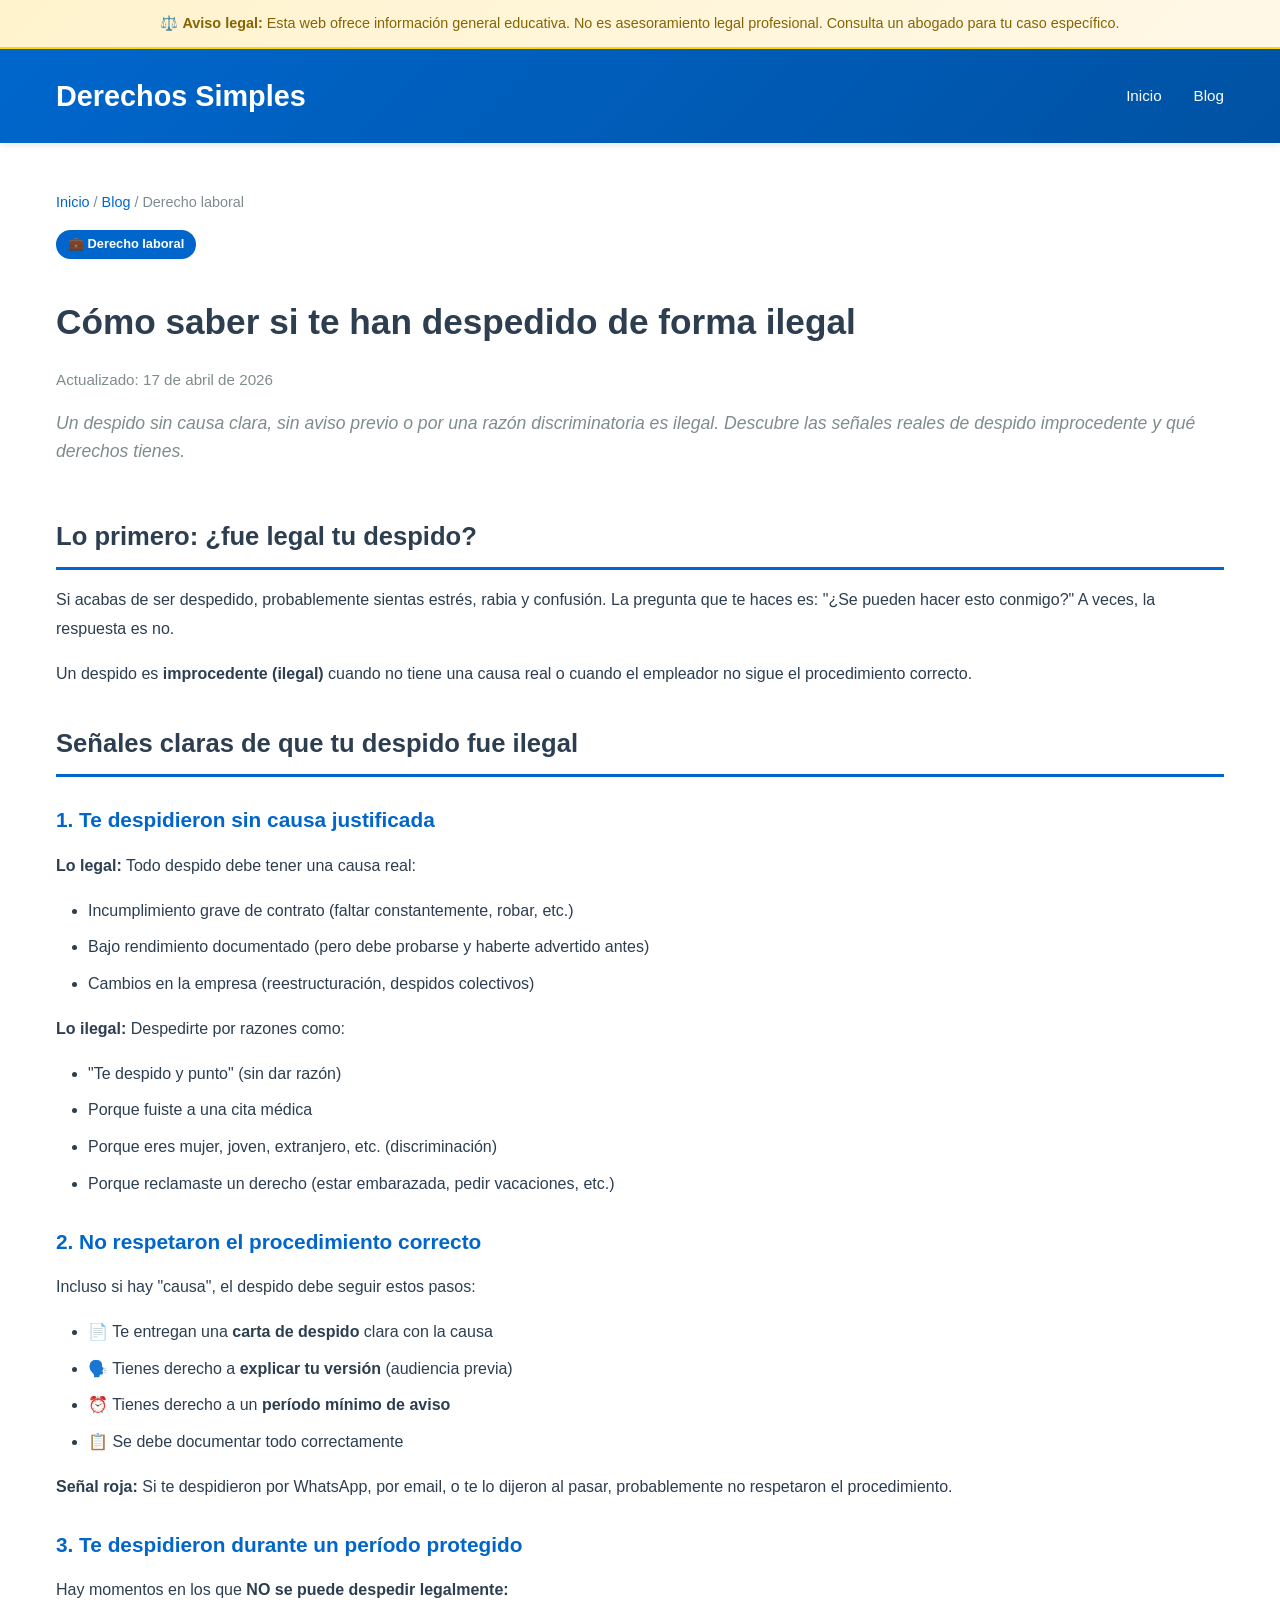
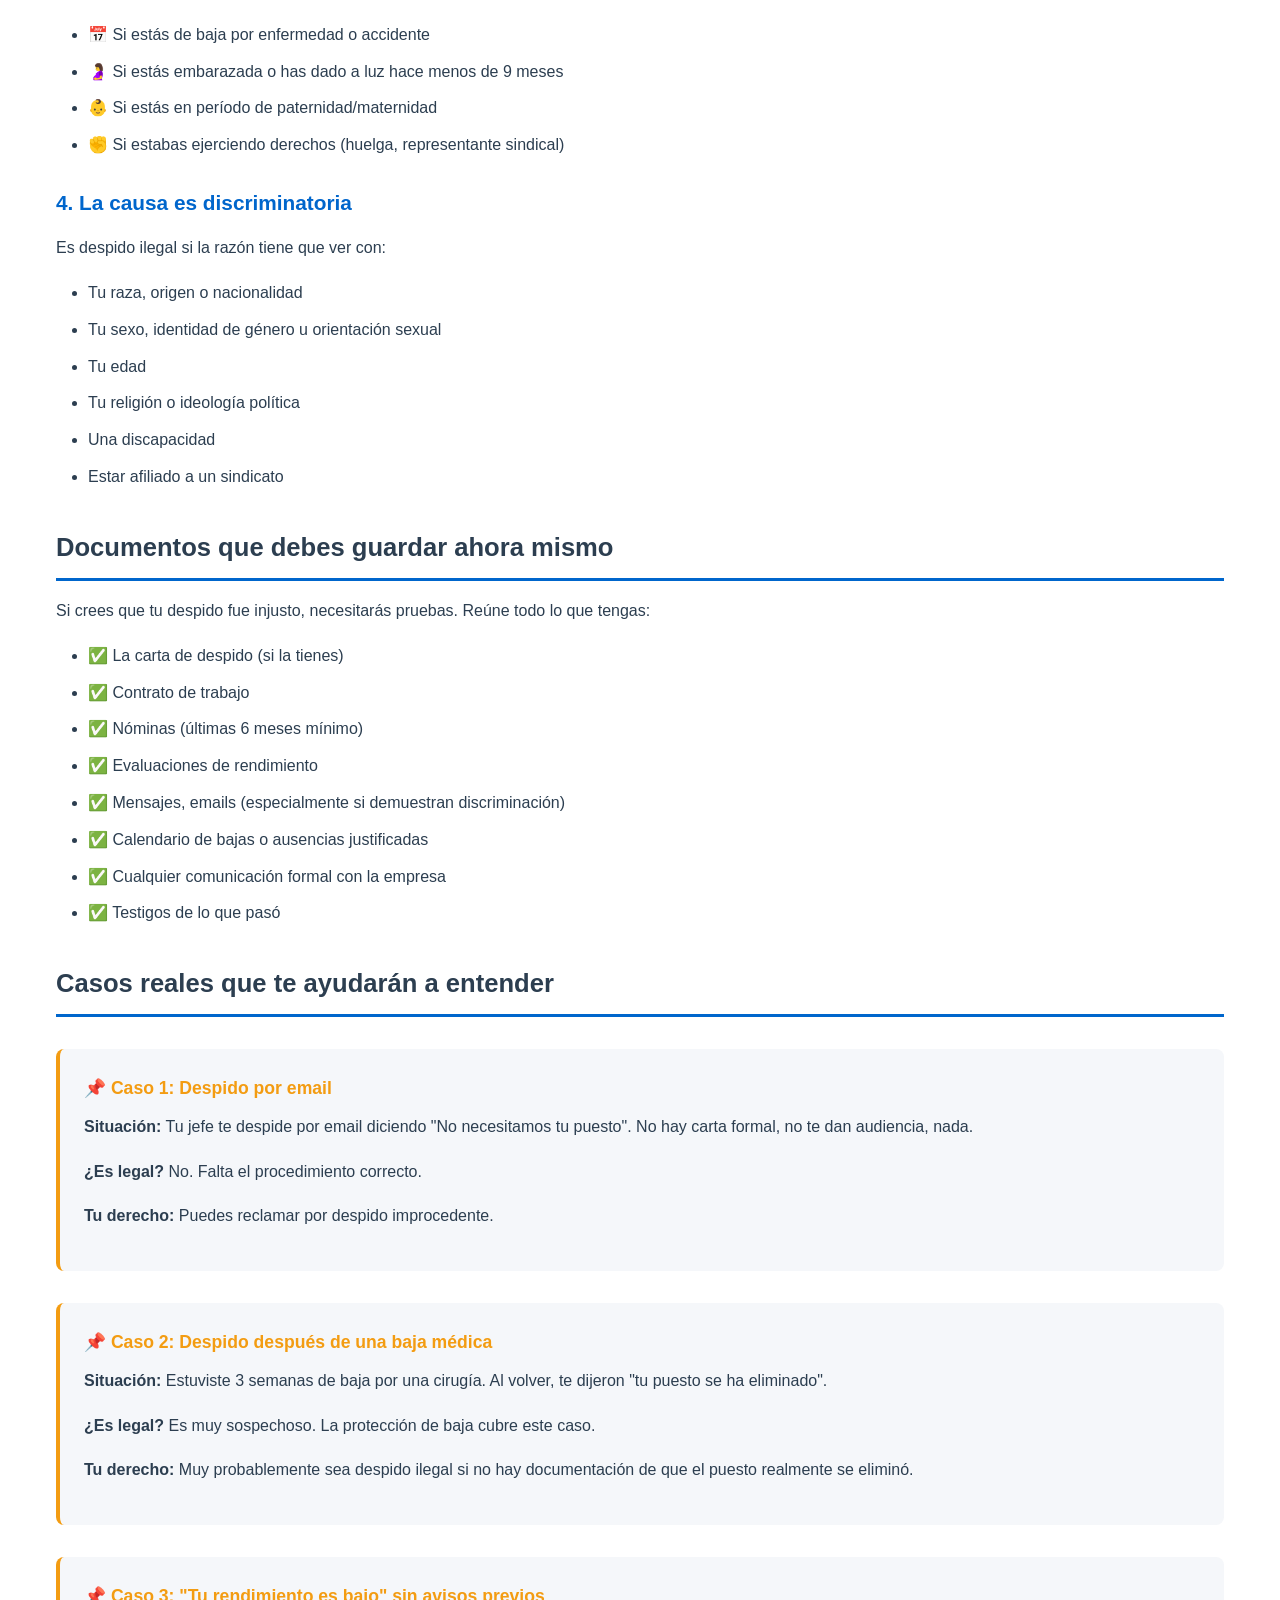
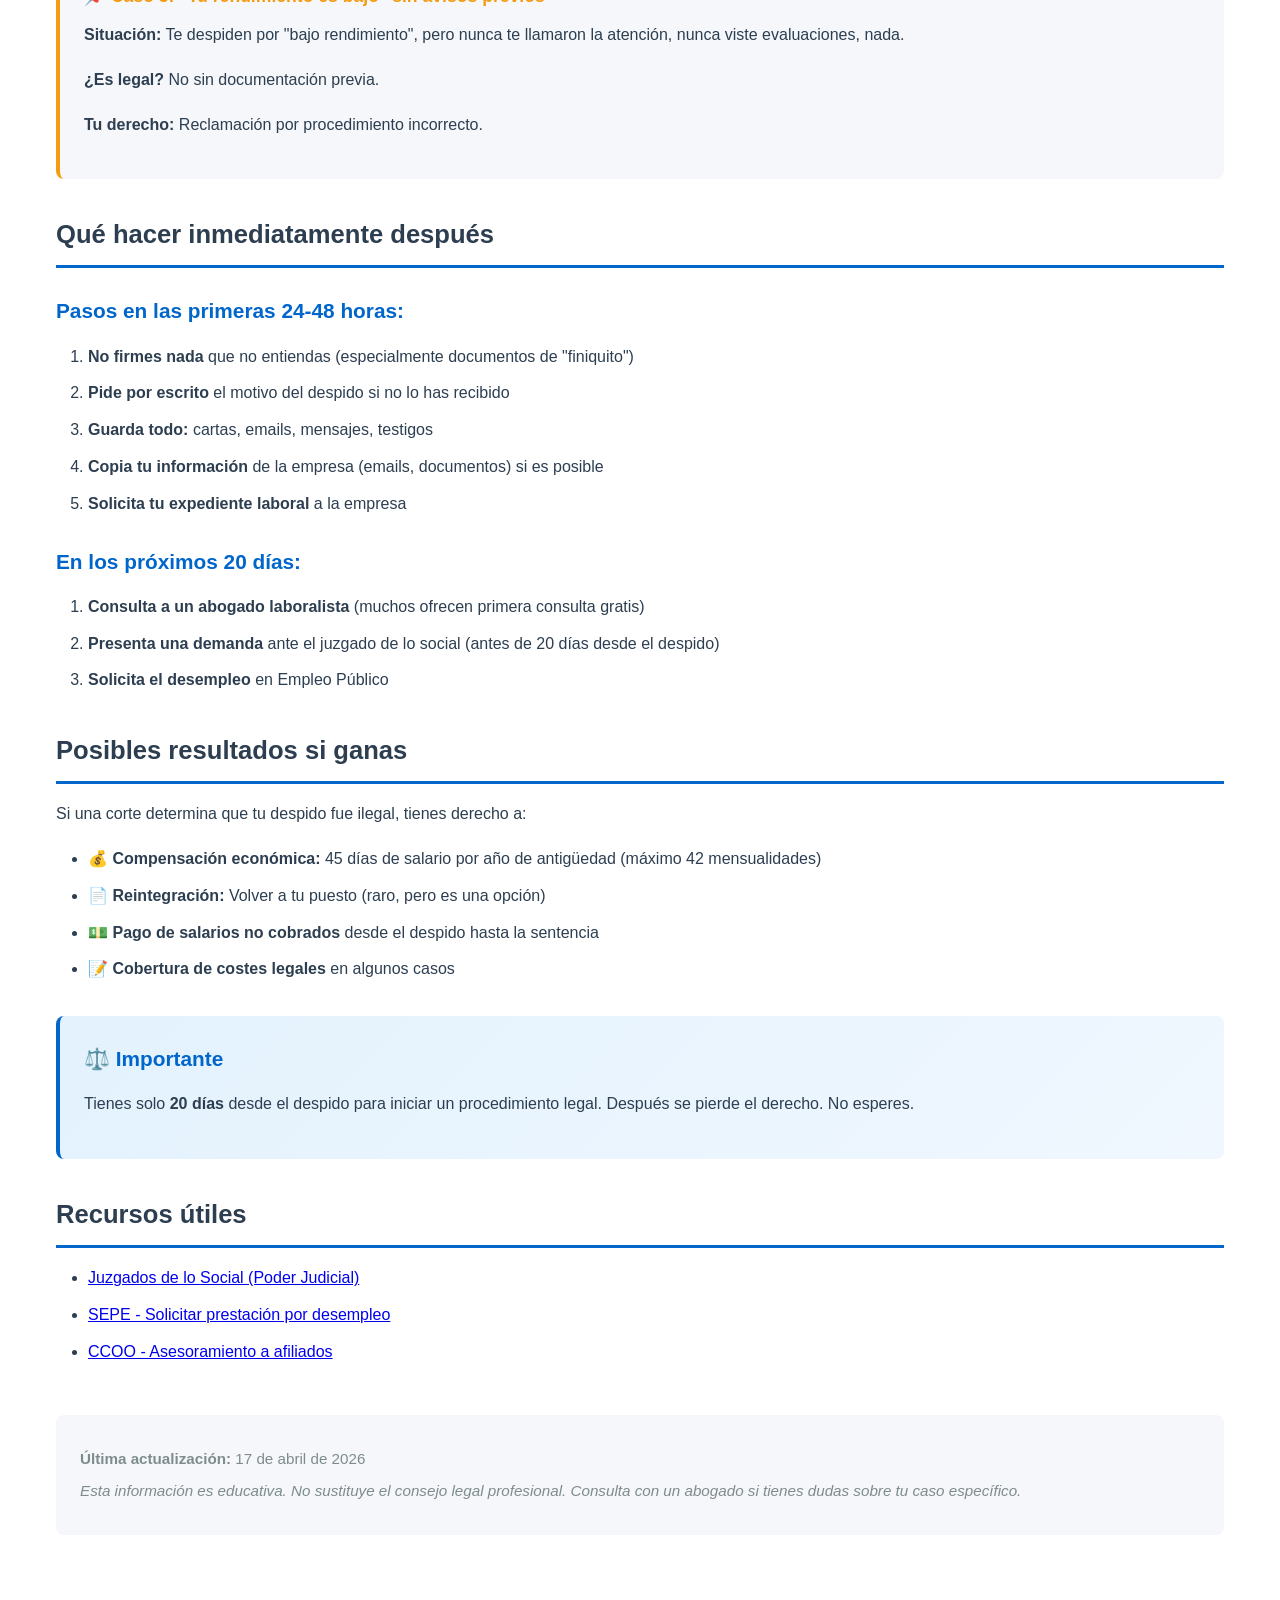
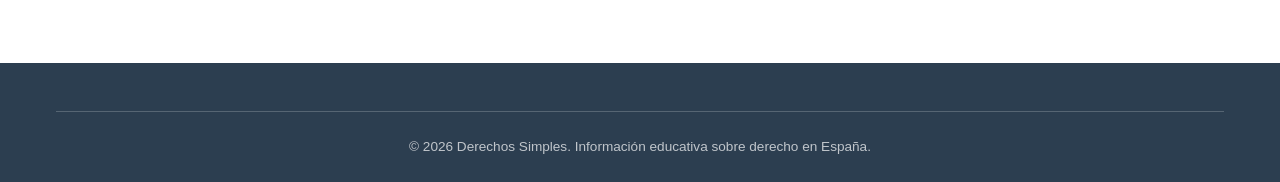
<file: blog/despido-improcedente.html>
<!DOCTYPE html>
<html lang="es">
<head>
    <meta charset="UTF-8">
    <meta name="viewport" content="width=device-width, initial-scale=1.0">
    <meta name="description" content="Cómo saber si te han despedido de forma ilegal en España. Señales reales, derechos que tienes, documentos a guardar y qué hacer después de un despido injusto.">
    <meta name="keywords" content="despido ilegal España, despido improcedente, derechos trabajador, despido sin causa">
    <meta property="og:title" content="Cómo saber si te han despedido de forma ilegal">
    <meta property="og:description" content="Señales claras de despido injustificado y qué hacer al respecto">
    <meta property="og:type" content="article">
    <title>Cómo saber si te han despedido de forma ilegal | Derechos Simples</title>
    <link rel="canonical" href="https://derechossimples.es/blog/despido-improcedente.html">
    <link rel="stylesheet" href="../css/styles.css">
</head>
<body>
    <!-- Aviso Legal -->
    <div class="legal-banner">
        <p>⚖️ <strong>Aviso legal:</strong> Esta web ofrece información general educativa. No es asesoramiento legal profesional. Consulta un abogado para tu caso específico.</p>
    </div>

    <!-- Header -->
    <header class="header">
        <div class="container">
            <div class="logo">
                <h1>Derechos Simples</h1>
            </div>
            <nav class="nav">
                <a href="../index.html">Inicio</a>
                <a href="../blog.html">Blog</a>
            </nav>
        </div>
    </header>

    <!-- Artículo -->
    <article class="article">
        <div class="container">
            <div class="article-header">
                <div class="breadcrumb">
                    <a href="../index.html">Inicio</a> / <a href="../blog.html">Blog</a> / <span>Derecho laboral</span>
                </div>
                <span class="category-badge">💼 Derecho laboral</span>
                <h1>Cómo saber si te han despedido de forma ilegal</h1>
                <p class="article-date">Actualizado: 17 de abril de 2026</p>
                <p class="article-excerpt">Un despido sin causa clara, sin aviso previo o por una razón discriminatoria es ilegal. Descubre las señales reales de despido improcedente y qué derechos tienes.</p>
            </div>

            <div class="article-content">
                <h2>Lo primero: ¿fue legal tu despido?</h2>
                <p>Si acabas de ser despedido, probablemente sientas estrés, rabia y confusión. La pregunta que te haces es: "¿Se pueden hacer esto conmigo?" A veces, la respuesta es no.</p>
                <p>Un despido es <strong>improcedente (ilegal)</strong> cuando no tiene una causa real o cuando el empleador no sigue el procedimiento correcto.</p>

                <h2>Señales claras de que tu despido fue ilegal</h2>

                <h3>1. Te despidieron sin causa justificada</h3>
                <p><strong>Lo legal:</strong> Todo despido debe tener una causa real:</p>
                <ul>
                    <li>Incumplimiento grave de contrato (faltar constantemente, robar, etc.)</li>
                    <li>Bajo rendimiento documentado (pero debe probarse y haberte advertido antes)</li>
                    <li>Cambios en la empresa (reestructuración, despidos colectivos)</li>
                </ul>
                <p><strong>Lo ilegal:</strong> Despedirte por razones como:</p>
                <ul>
                    <li>"Te despido y punto" (sin dar razón)</li>
                    <li>Porque fuiste a una cita médica</li>
                    <li>Porque eres mujer, joven, extranjero, etc. (discriminación)</li>
                    <li>Porque reclamaste un derecho (estar embarazada, pedir vacaciones, etc.)</li>
                </ul>

                <h3>2. No respetaron el procedimiento correcto</h3>
                <p>Incluso si hay "causa", el despido debe seguir estos pasos:</p>
                <ul>
                    <li>📄 Te entregan una <strong>carta de despido</strong> clara con la causa</li>
                    <li>🗣️ Tienes derecho a <strong>explicar tu versión</strong> (audiencia previa)</li>
                    <li>⏰ Tienes derecho a un <strong>período mínimo de aviso</strong></li>
                    <li>📋 Se debe documentar todo correctamente</li>
                </ul>
                <p><strong>Señal roja:</strong> Si te despidieron por WhatsApp, por email, o te lo dijeron al pasar, probablemente no respetaron el procedimiento.</p>

                <h3>3. Te despidieron durante un período protegido</h3>
                <p>Hay momentos en los que <strong>NO se puede despedir legalmente:</strong></p>
                <ul>
                    <li>📅 Si estás de baja por enfermedad o accidente</li>
                    <li>🤰 Si estás embarazada o has dado a luz hace menos de 9 meses</li>
                    <li>👶 Si estás en período de paternidad/maternidad</li>
                    <li>✊ Si estabas ejerciendo derechos (huelga, representante sindical)</li>
                </ul>

                <h3>4. La causa es discriminatoria</h3>
                <p>Es despido ilegal si la razón tiene que ver con:</p>
                <ul>
                    <li>Tu raza, origen o nacionalidad</li>
                    <li>Tu sexo, identidad de género u orientación sexual</li>
                    <li>Tu edad</li>
                    <li>Tu religión o ideología política</li>
                    <li>Una discapacidad</li>
                    <li>Estar afiliado a un sindicato</li>
                </ul>

                <h2>Documentos que debes guardar ahora mismo</h2>
                <p>Si crees que tu despido fue injusto, necesitarás pruebas. Reúne todo lo que tengas:</p>
                <ul>
                    <li>✅ La carta de despido (si la tienes)</li>
                    <li>✅ Contrato de trabajo</li>
                    <li>✅ Nóminas (últimas 6 meses mínimo)</li>
                    <li>✅ Evaluaciones de rendimiento</li>
                    <li>✅ Mensajes, emails (especialmente si demuestran discriminación)</li>
                    <li>✅ Calendario de bajas o ausencias justificadas</li>
                    <li>✅ Cualquier comunicación formal con la empresa</li>
                    <li>✅ Testigos de lo que pasó</li>
                </ul>

                <h2>Casos reales que te ayudarán a entender</h2>

                <div class="case-study">
                    <h4>📌 Caso 1: Despido por email</h4>
                    <p><strong>Situación:</strong> Tu jefe te despide por email diciendo "No necesitamos tu puesto". No hay carta formal, no te dan audiencia, nada.</p>
                    <p><strong>¿Es legal?</strong> No. Falta el procedimiento correcto.</p>
                    <p><strong>Tu derecho:</strong> Puedes reclamar por despido improcedente.</p>
                </div>

                <div class="case-study">
                    <h4>📌 Caso 2: Despido después de una baja médica</h4>
                    <p><strong>Situación:</strong> Estuviste 3 semanas de baja por una cirugía. Al volver, te dijeron "tu puesto se ha eliminado".</p>
                    <p><strong>¿Es legal?</strong> Es muy sospechoso. La protección de baja cubre este caso.</p>
                    <p><strong>Tu derecho:</strong> Muy probablemente sea despido ilegal si no hay documentación de que el puesto realmente se eliminó.</p>
                </div>

                <div class="case-study">
                    <h4>📌 Caso 3: "Tu rendimiento es bajo" sin avisos previos</h4>
                    <p><strong>Situación:</strong> Te despiden por "bajo rendimiento", pero nunca te llamaron la atención, nunca viste evaluaciones, nada.</p>
                    <p><strong>¿Es legal?</strong> No sin documentación previa.</p>
                    <p><strong>Tu derecho:</strong> Reclamación por procedimiento incorrecto.</p>
                </div>

                <h2>Qué hacer inmediatamente después</h2>

                <h3>Pasos en las primeras 24-48 horas:</h3>
                <ol>
                    <li><strong>No firmes nada</strong> que no entiendas (especialmente documentos de "finiquito")</li>
                    <li><strong>Pide por escrito</strong> el motivo del despido si no lo has recibido</li>
                    <li><strong>Guarda todo:</strong> cartas, emails, mensajes, testigos</li>
                    <li><strong>Copia tu información</strong> de la empresa (emails, documentos) si es posible</li>
                    <li><strong>Solicita tu expediente laboral</strong> a la empresa</li>
                </ol>

                <h3>En los próximos 20 días:</h3>
                <ol>
                    <li><strong>Consulta a un abogado laboralista</strong> (muchos ofrecen primera consulta gratis)</li>
                    <li><strong>Presenta una demanda</strong> ante el juzgado de lo social (antes de 20 días desde el despido)</li>
                    <li><strong>Solicita el desempleo</strong> en Empleo Público</li>
                </ol>

                <h2>Posibles resultados si ganas</h2>
                <p>Si una corte determina que tu despido fue ilegal, tienes derecho a:</p>
                <ul>
                    <li>💰 <strong>Compensación económica:</strong> 45 días de salario por año de antigüedad (máximo 42 mensualidades)</li>
                    <li>📄 <strong>Reintegración:</strong> Volver a tu puesto (raro, pero es una opción)</li>
                    <li>💵 <strong>Pago de salarios no cobrados</strong> desde el despido hasta la sentencia</li>
                    <li>📝 <strong>Cobertura de costes legales</strong> en algunos casos</li>
                </ul>

                <div class="info-box">
                    <h3>⚖️ Importante</h3>
                    <p>Tienes solo <strong>20 días</strong> desde el despido para iniciar un procedimiento legal. Después se pierde el derecho. No esperes.</p>
                </div>

                <h2>Recursos útiles</h2>
                <ul>
                    <li><a href="https://www.poder-judicial.es" target="_blank">Juzgados de lo Social (Poder Judicial)</a></li>
                    <li><a href="https://www.sepe.gob.es" target="_blank">SEPE - Solicitar prestación por desempleo</a></li>
                    <li><a href="https://www.ccoo.es" target="_blank">CCOO - Asesoramiento a afiliados</a></li>
                </ul>
            </div>

            <div class="article-footer">
                <p><strong>Última actualización:</strong> 17 de abril de 2026</p>
                <p class="disclaimer">Esta información es educativa. No sustituye el consejo legal profesional. Consulta con un abogado si tienes dudas sobre tu caso específico.</p>
            </div>
        </div>
    </article>

    <!-- Footer -->
    <footer class="footer">
        <div class="container">
            <div class="footer-bottom">
                <p>&copy; 2026 Derechos Simples. Información educativa sobre derecho en España.</p>
            </div>
        </div>
    </footer>

    <script src="../js/scripts.js"></script>
</body>
</html>
</file>
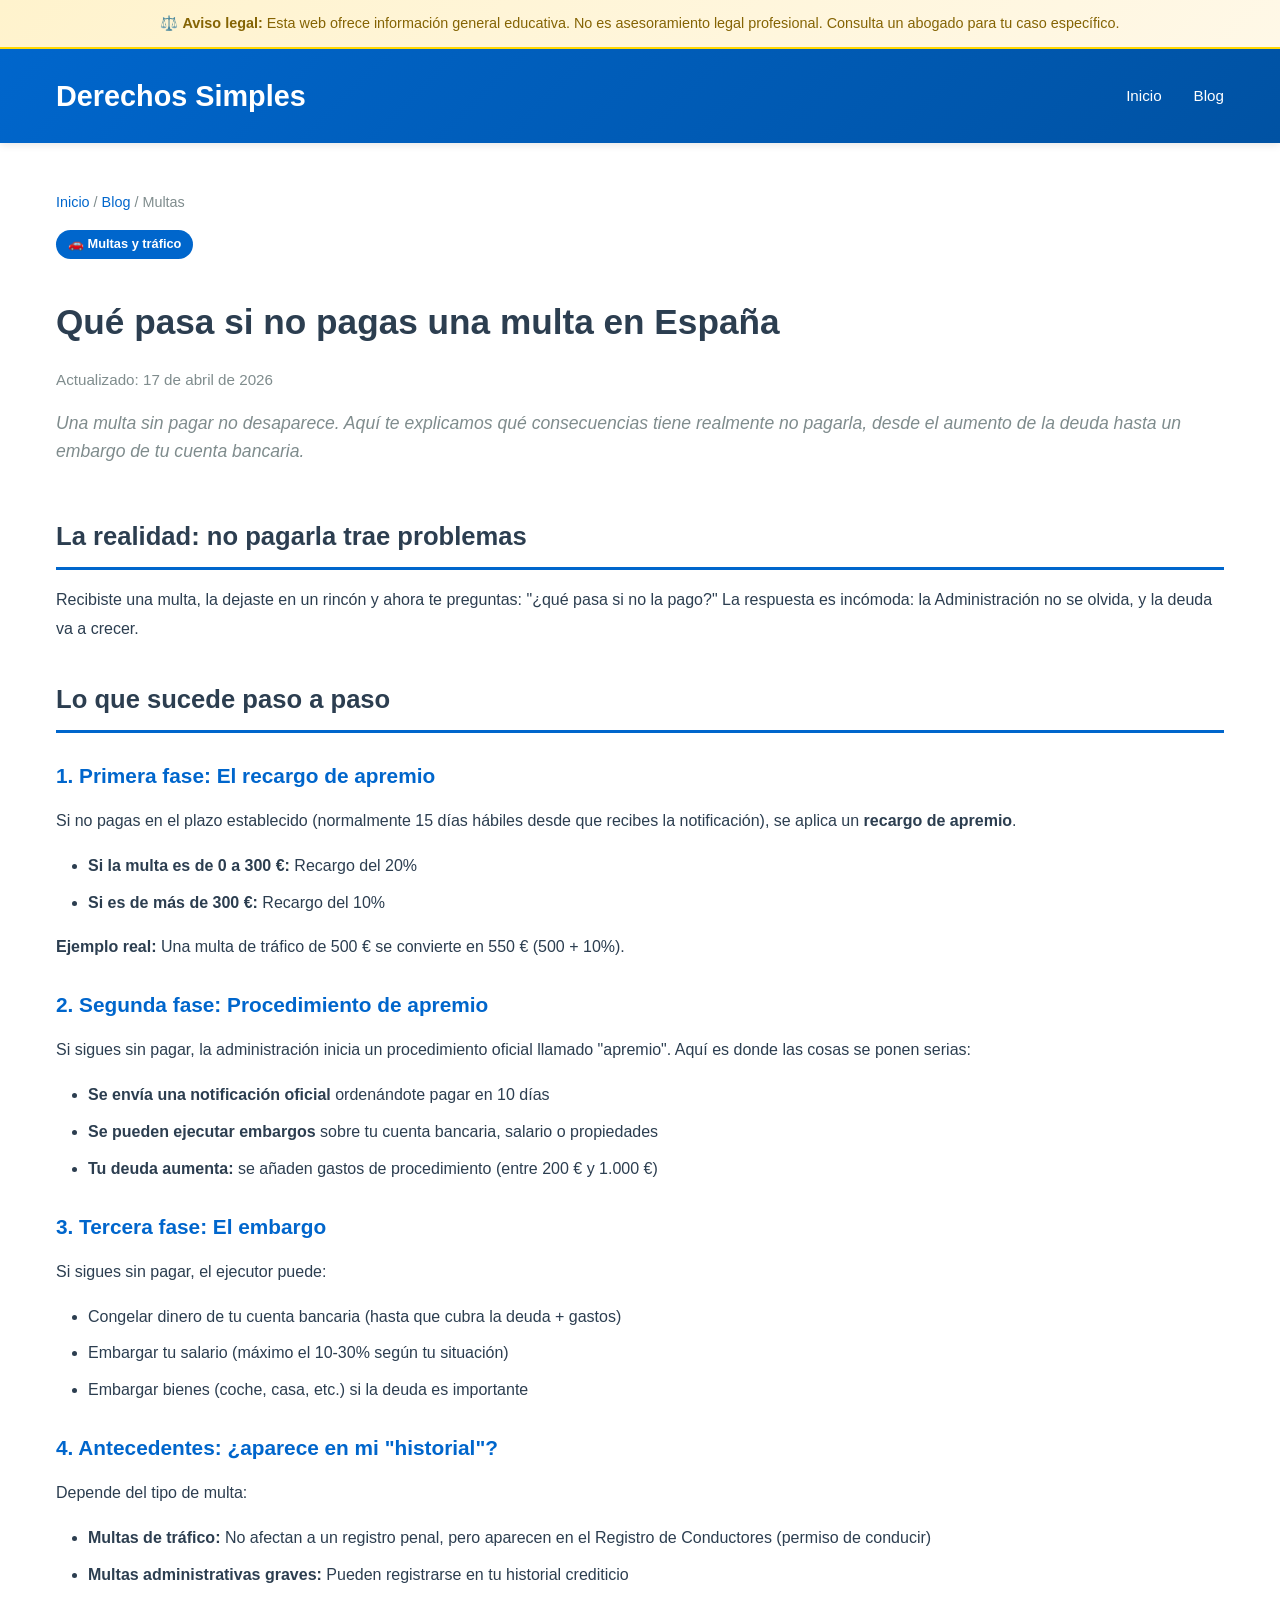
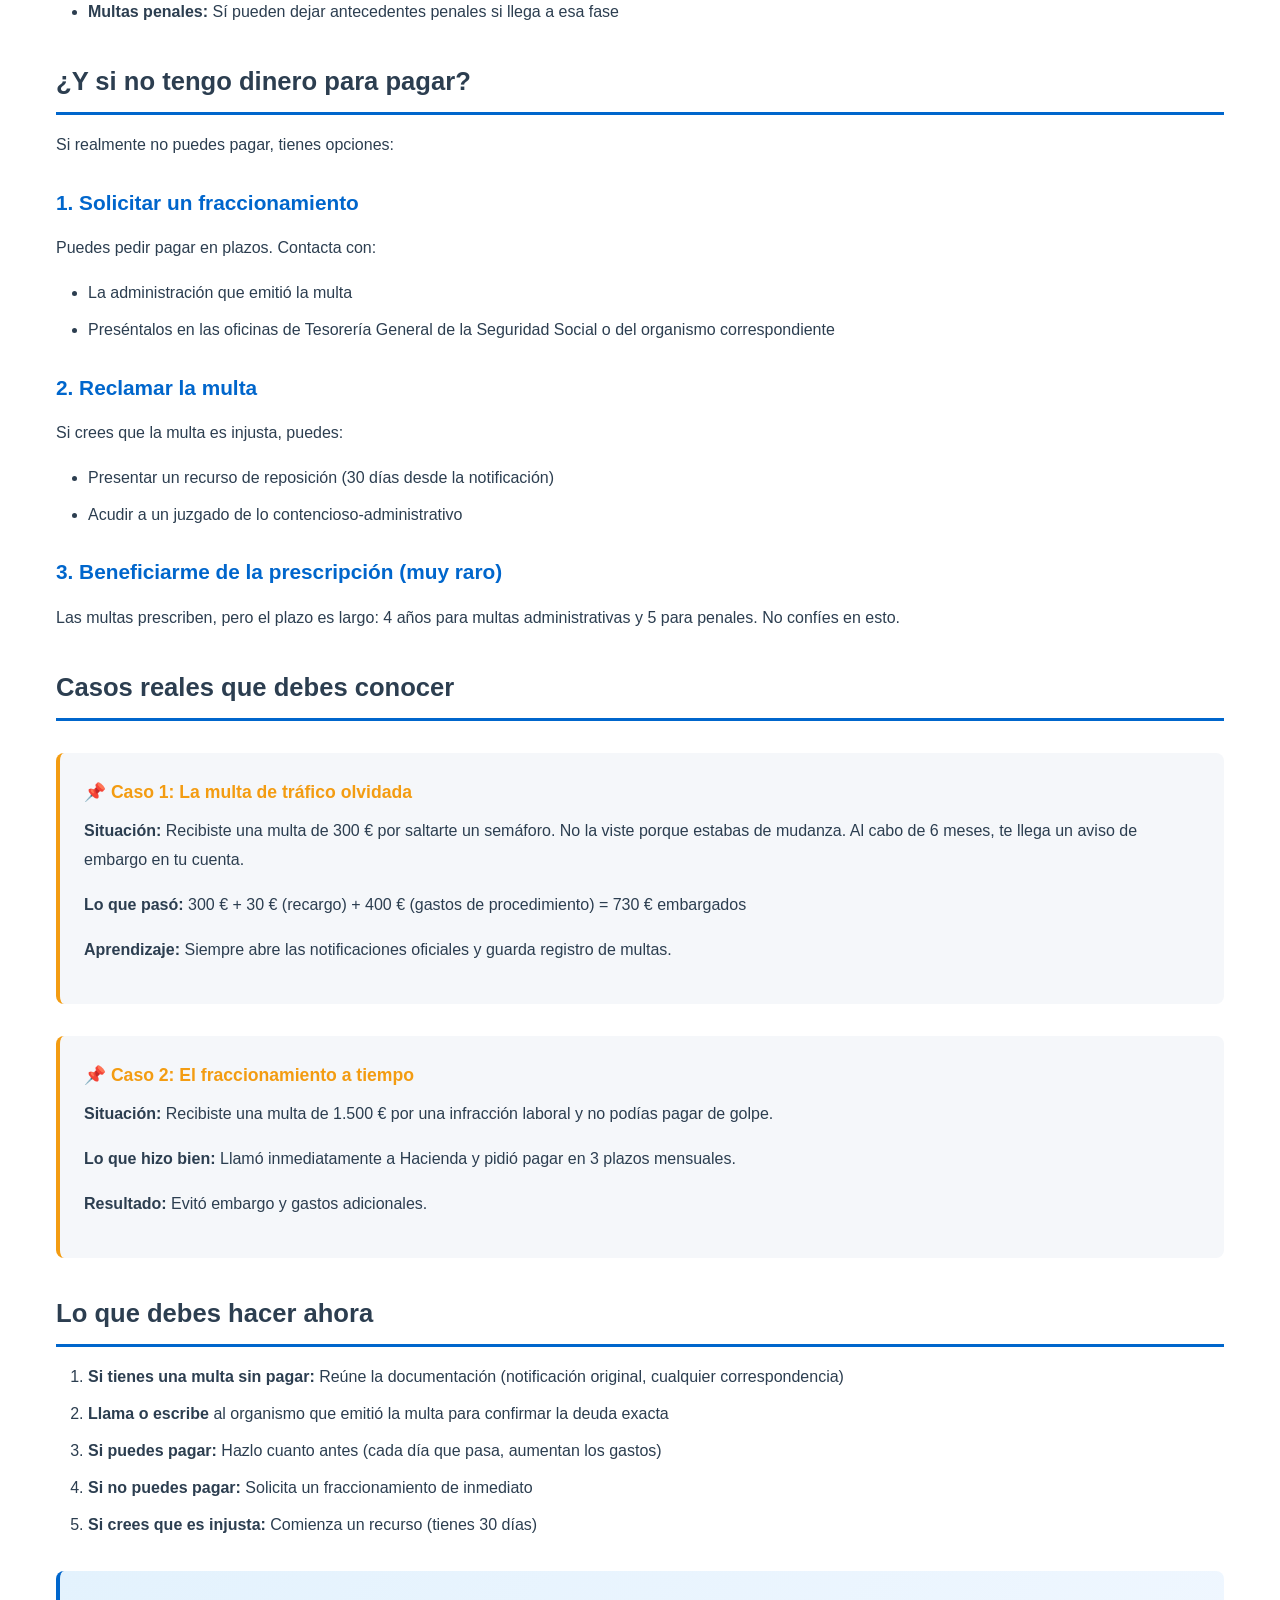
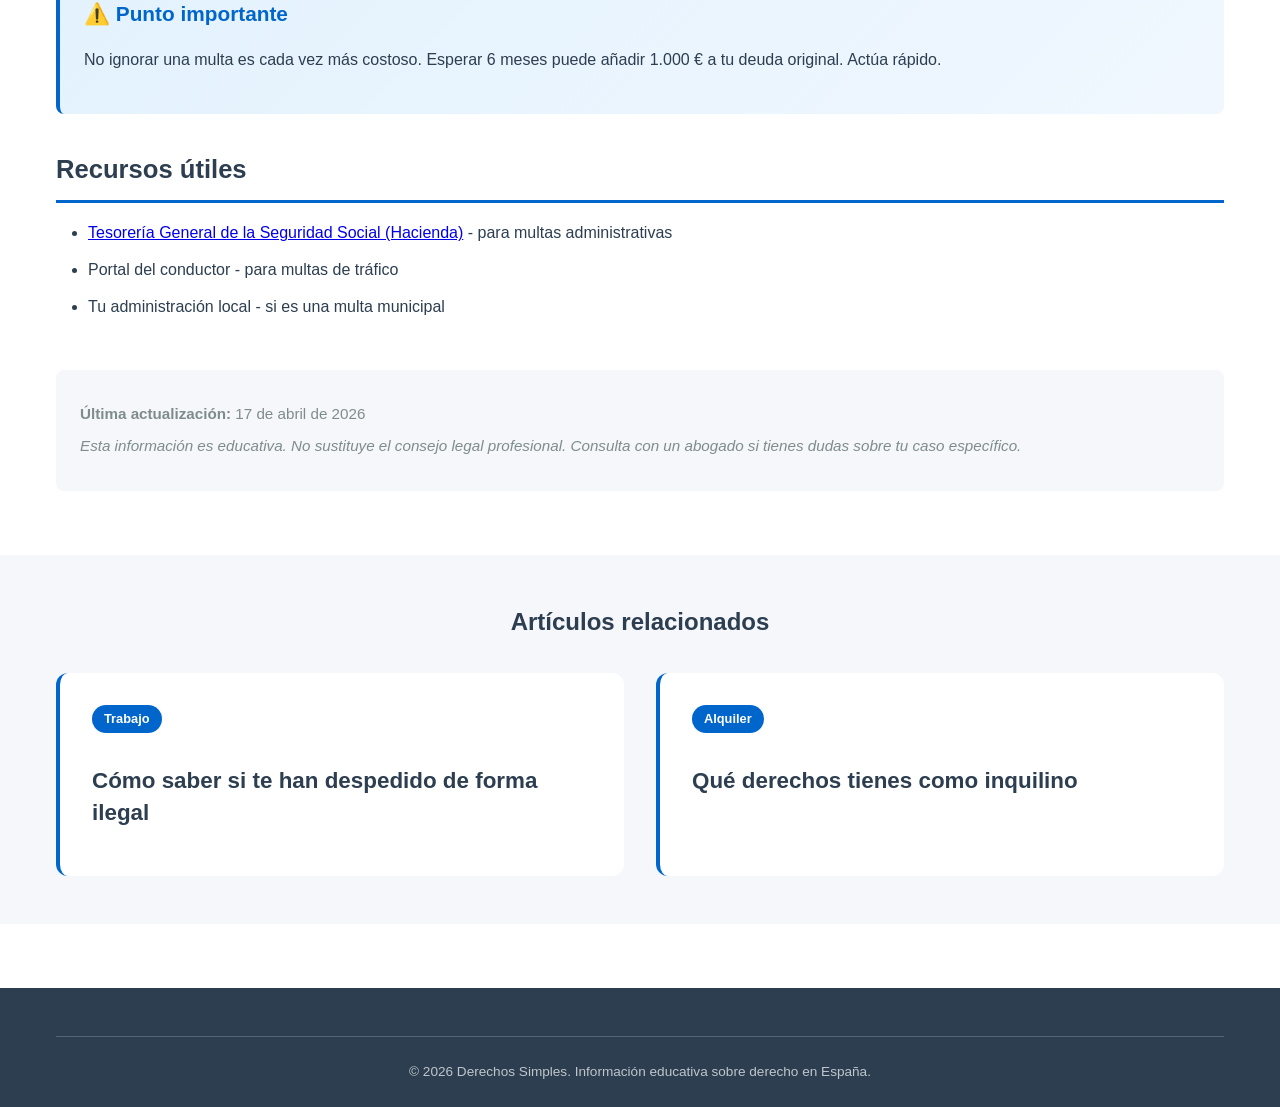
<file: blog/no-pagar-multa.html>
<!DOCTYPE html>
<html lang="es">
<head>
    <meta charset="UTF-8">
    <meta name="viewport" content="width=device-width, initial-scale=1.0">
    <meta name="description" content="Qué pasa si no pagas una multa en España: consecuencias reales, embargos, antecedentes penales y opciones si no tienes dinero. Información práctica 2026.">
    <meta name="keywords" content="no pagar multa España, consecuencias multa, embargo, antecedentes penales, multa impagada">
    <meta property="og:title" content="Qué pasa si no pagas una multa en España">
    <meta property="og:description" content="Descubre las consecuencias reales: embargos, deuda y qué hacer si no tienes dinero">
    <meta property="og:type" content="article">
    <meta property="article:published_time" content="2026-04-17">
    <meta property="article:author" content="Derechos Simples">
    <title>Qué pasa si no pagas una multa en España | Derechos Simples</title>
    <link rel="canonical" href="https://derechossimples.es/blog/no-pagar-multa.html">
    <link rel="stylesheet" href="../css/styles.css">
</head>
<body>
    <!-- Aviso Legal -->
    <div class="legal-banner">
        <p>⚖️ <strong>Aviso legal:</strong> Esta web ofrece información general educativa. No es asesoramiento legal profesional. Consulta un abogado para tu caso específico.</p>
    </div>

    <!-- Header -->
    <header class="header">
        <div class="container">
            <div class="logo">
                <h1>Derechos Simples</h1>
            </div>
            <nav class="nav">
                <a href="../index.html">Inicio</a>
                <a href="../blog.html">Blog</a>
            </nav>
        </div>
    </header>

    <!-- Artículo -->
    <article class="article">
        <div class="container">
            <div class="article-header">
                <div class="breadcrumb">
                    <a href="../index.html">Inicio</a> / <a href="../blog.html">Blog</a> / <span>Multas</span>
                </div>
                <span class="category-badge">🚗 Multas y tráfico</span>
                <h1>Qué pasa si no pagas una multa en España</h1>
                <p class="article-date">Actualizado: 17 de abril de 2026</p>
                <p class="article-excerpt">Una multa sin pagar no desaparece. Aquí te explicamos qué consecuencias tiene realmente no pagarla, desde el aumento de la deuda hasta un embargo de tu cuenta bancaria.</p>
            </div>

            <div class="article-content">
                <h2>La realidad: no pagarla trae problemas</h2>
                <p>Recibiste una multa, la dejaste en un rincón y ahora te preguntas: "¿qué pasa si no la pago?" La respuesta es incómoda: la Administración no se olvida, y la deuda va a crecer.</p>

                <h2>Lo que sucede paso a paso</h2>
                
                <h3>1. Primera fase: El recargo de apremio</h3>
                <p>Si no pagas en el plazo establecido (normalmente 15 días hábiles desde que recibes la notificación), se aplica un <strong>recargo de apremio</strong>.</p>
                <ul>
                    <li><strong>Si la multa es de 0 a 300 €:</strong> Recargo del 20%</li>
                    <li><strong>Si es de más de 300 €:</strong> Recargo del 10%</li>
                </ul>
                <p><strong>Ejemplo real:</strong> Una multa de tráfico de 500 € se convierte en 550 € (500 + 10%).</p>

                <h3>2. Segunda fase: Procedimiento de apremio</h3>
                <p>Si sigues sin pagar, la administración inicia un procedimiento oficial llamado "apremio". Aquí es donde las cosas se ponen serias:</p>
                <ul>
                    <li><strong>Se envía una notificación oficial</strong> ordenándote pagar en 10 días</li>
                    <li><strong>Se pueden ejecutar embargos</strong> sobre tu cuenta bancaria, salario o propiedades</li>
                    <li><strong>Tu deuda aumenta:</strong> se añaden gastos de procedimiento (entre 200 € y 1.000 €)</li>
                </ul>

                <h3>3. Tercera fase: El embargo</h3>
                <p>Si sigues sin pagar, el ejecutor puede:</p>
                <ul>
                    <li>Congelar dinero de tu cuenta bancaria (hasta que cubra la deuda + gastos)</li>
                    <li>Embargar tu salario (máximo el 10-30% según tu situación)</li>
                    <li>Embargar bienes (coche, casa, etc.) si la deuda es importante</li>
                </ul>

                <h3>4. Antecedentes: ¿aparece en mi "historial"?</h3>
                <p>Depende del tipo de multa:</p>
                <ul>
                    <li><strong>Multas de tráfico:</strong> No afectan a un registro penal, pero aparecen en el Registro de Conductores (permiso de conducir)</li>
                    <li><strong>Multas administrativas graves:</strong> Pueden registrarse en tu historial crediticio</li>
                    <li><strong>Multas penales:</strong> Sí pueden dejar antecedentes penales si llega a esa fase</li>
                </ul>

                <h2>¿Y si no tengo dinero para pagar?</h2>
                <p>Si realmente no puedes pagar, tienes opciones:</p>

                <h3>1. Solicitar un fraccionamiento</h3>
                <p>Puedes pedir pagar en plazos. Contacta con:</p>
                <ul>
                    <li>La administración que emitió la multa</li>
                    <li>Preséntalos en las oficinas de Tesorería General de la Seguridad Social o del organismo correspondiente</li>
                </ul>

                <h3>2. Reclamar la multa</h3>
                <p>Si crees que la multa es injusta, puedes:</p>
                <ul>
                    <li>Presentar un recurso de reposición (30 días desde la notificación)</li>
                    <li>Acudir a un juzgado de lo contencioso-administrativo</li>
                </ul>

                <h3>3. Beneficiarme de la prescripción (muy raro)</h3>
                <p>Las multas prescriben, pero el plazo es largo: 4 años para multas administrativas y 5 para penales. No confíes en esto.</p>

                <h2>Casos reales que debes conocer</h2>

                <div class="case-study">
                    <h4>📌 Caso 1: La multa de tráfico olvidada</h4>
                    <p><strong>Situación:</strong> Recibiste una multa de 300 € por saltarte un semáforo. No la viste porque estabas de mudanza. Al cabo de 6 meses, te llega un aviso de embargo en tu cuenta.</p>
                    <p><strong>Lo que pasó:</strong> 300 € + 30 € (recargo) + 400 € (gastos de procedimiento) = 730 € embargados</p>
                    <p><strong>Aprendizaje:</strong> Siempre abre las notificaciones oficiales y guarda registro de multas.</p>
                </div>

                <div class="case-study">
                    <h4>📌 Caso 2: El fraccionamiento a tiempo</h4>
                    <p><strong>Situación:</strong> Recibiste una multa de 1.500 € por una infracción laboral y no podías pagar de golpe.</p>
                    <p><strong>Lo que hizo bien:</strong> Llamó inmediatamente a Hacienda y pidió pagar en 3 plazos mensuales.</p>
                    <p><strong>Resultado:</strong> Evitó embargo y gastos adicionales.</p>
                </div>

                <h2>Lo que debes hacer ahora</h2>
                <ol>
                    <li><strong>Si tienes una multa sin pagar:</strong> Reúne la documentación (notificación original, cualquier correspondencia)</li>
                    <li><strong>Llama o escribe</strong> al organismo que emitió la multa para confirmar la deuda exacta</li>
                    <li><strong>Si puedes pagar:</strong> Hazlo cuanto antes (cada día que pasa, aumentan los gastos)</li>
                    <li><strong>Si no puedes pagar:</strong> Solicita un fraccionamiento de inmediato</li>
                    <li><strong>Si crees que es injusta:</strong> Comienza un recurso (tienes 30 días)</li>
                </ol>

                <div class="info-box">
                    <h3>⚠️ Punto importante</h3>
                    <p>No ignorar una multa es cada vez más costoso. Esperar 6 meses puede añadir 1.000 € a tu deuda original. Actúa rápido.</p>
                </div>

                <h2>Recursos útiles</h2>
                <ul>
                    <li><a href="https://www.hacienda.gob.es" target="_blank">Tesorería General de la Seguridad Social (Hacienda)</a> - para multas administrativas</li>
                    <li>Portal del conductor - para multas de tráfico</li>
                    <li>Tu administración local - si es una multa municipal</li>
                </ul>
            </div>

            <div class="article-footer">
                <p><strong>Última actualización:</strong> 17 de abril de 2026</p>
                <p class="disclaimer">Esta información es educativa. No sustituye el consejo legal profesional. Consulta con un abogado si tienes dudas sobre tu caso específico.</p>
            </div>
        </div>
    </article>

    <!-- Articles relacionados -->
    <section class="related-articles">
        <div class="container">
            <h2>Artículos relacionados</h2>
            <div class="articles-preview">
                <article class="article-preview">
                    <span class="category-badge">Trabajo</span>
                    <h3><a href="despido-improcedente.html">Cómo saber si te han despedido de forma ilegal</a></h3>
                </article>
                <article class="article-preview">
                    <span class="category-badge">Alquiler</span>
                    <h3><a href="derechos-inquilino.html">Qué derechos tienes como inquilino</a></h3>
                </article>
            </div>
        </div>
    </section>

    <!-- Footer -->
    <footer class="footer">
        <div class="container">
            <div class="footer-bottom">
                <p>&copy; 2026 Derechos Simples. Información educativa sobre derecho en España.</p>
            </div>
        </div>
    </footer>

    <script src="../js/scripts.js"></script>
</body>
</html>
</file>
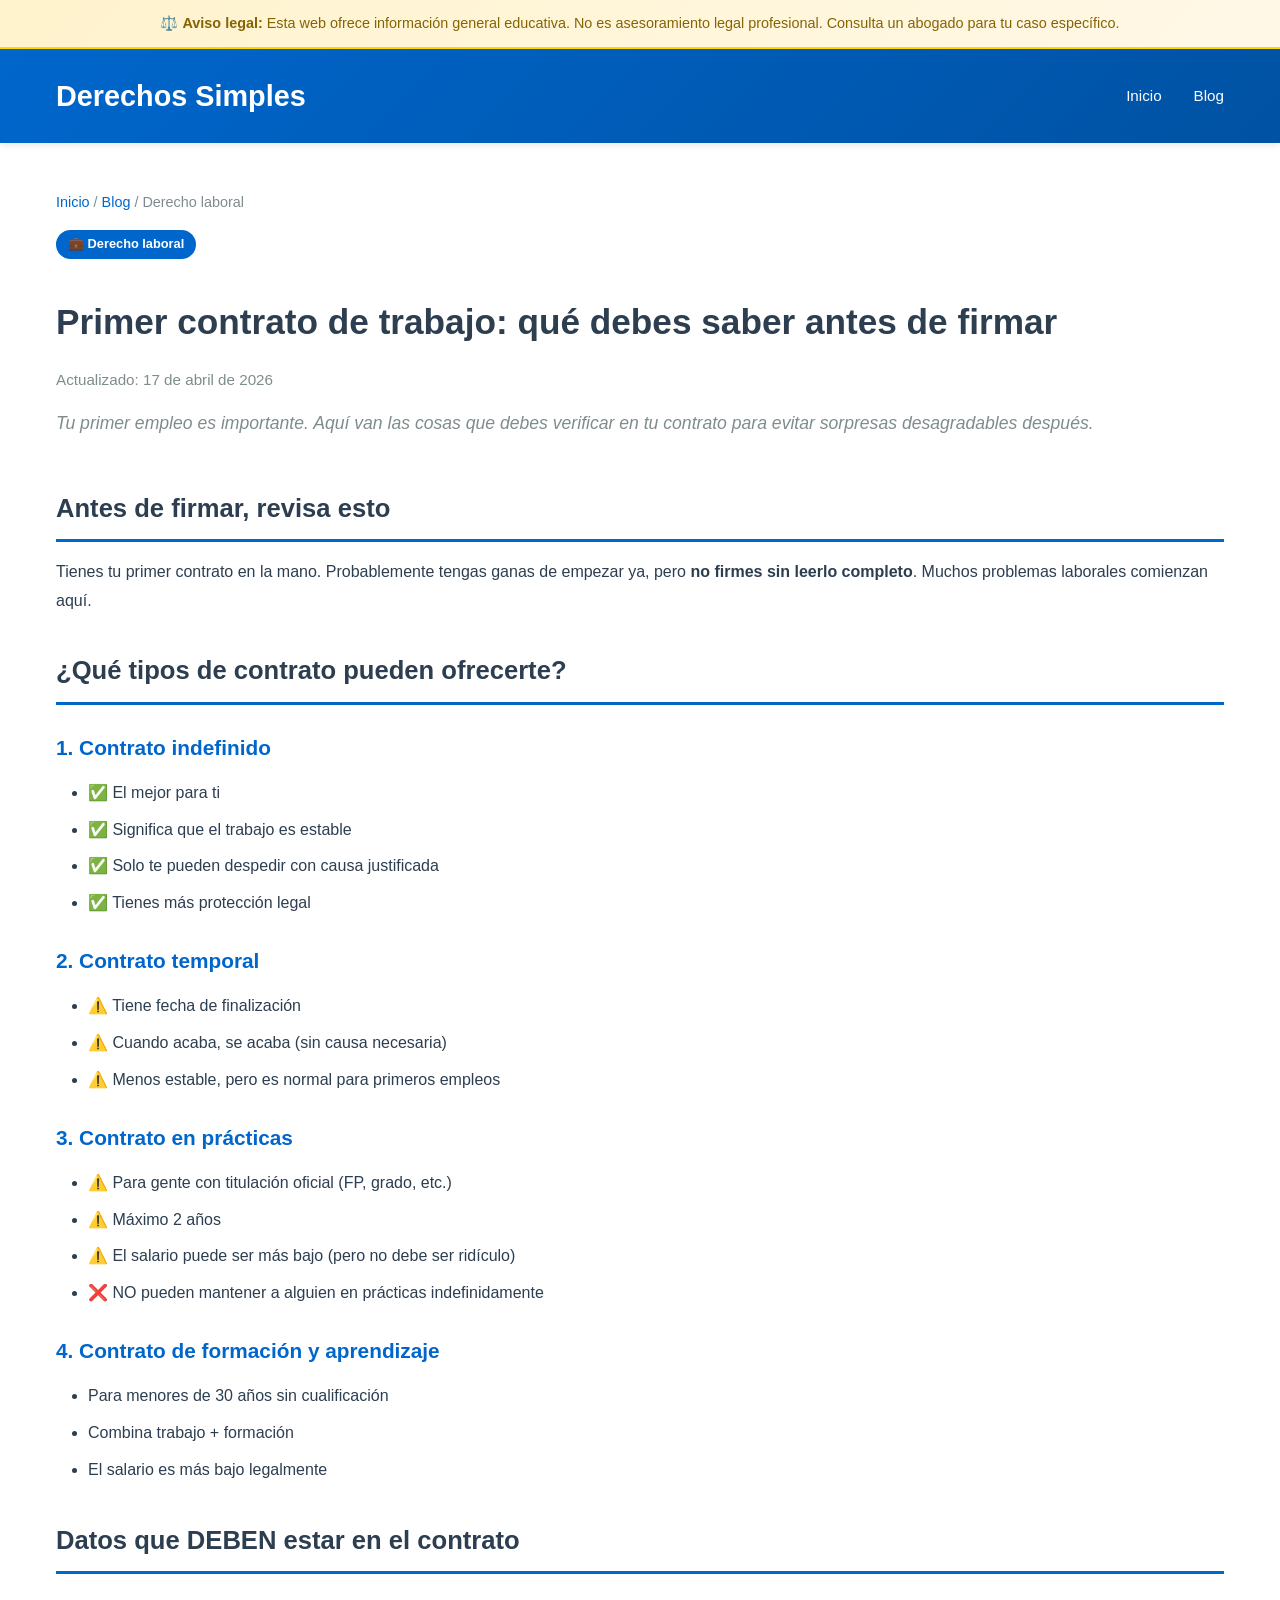
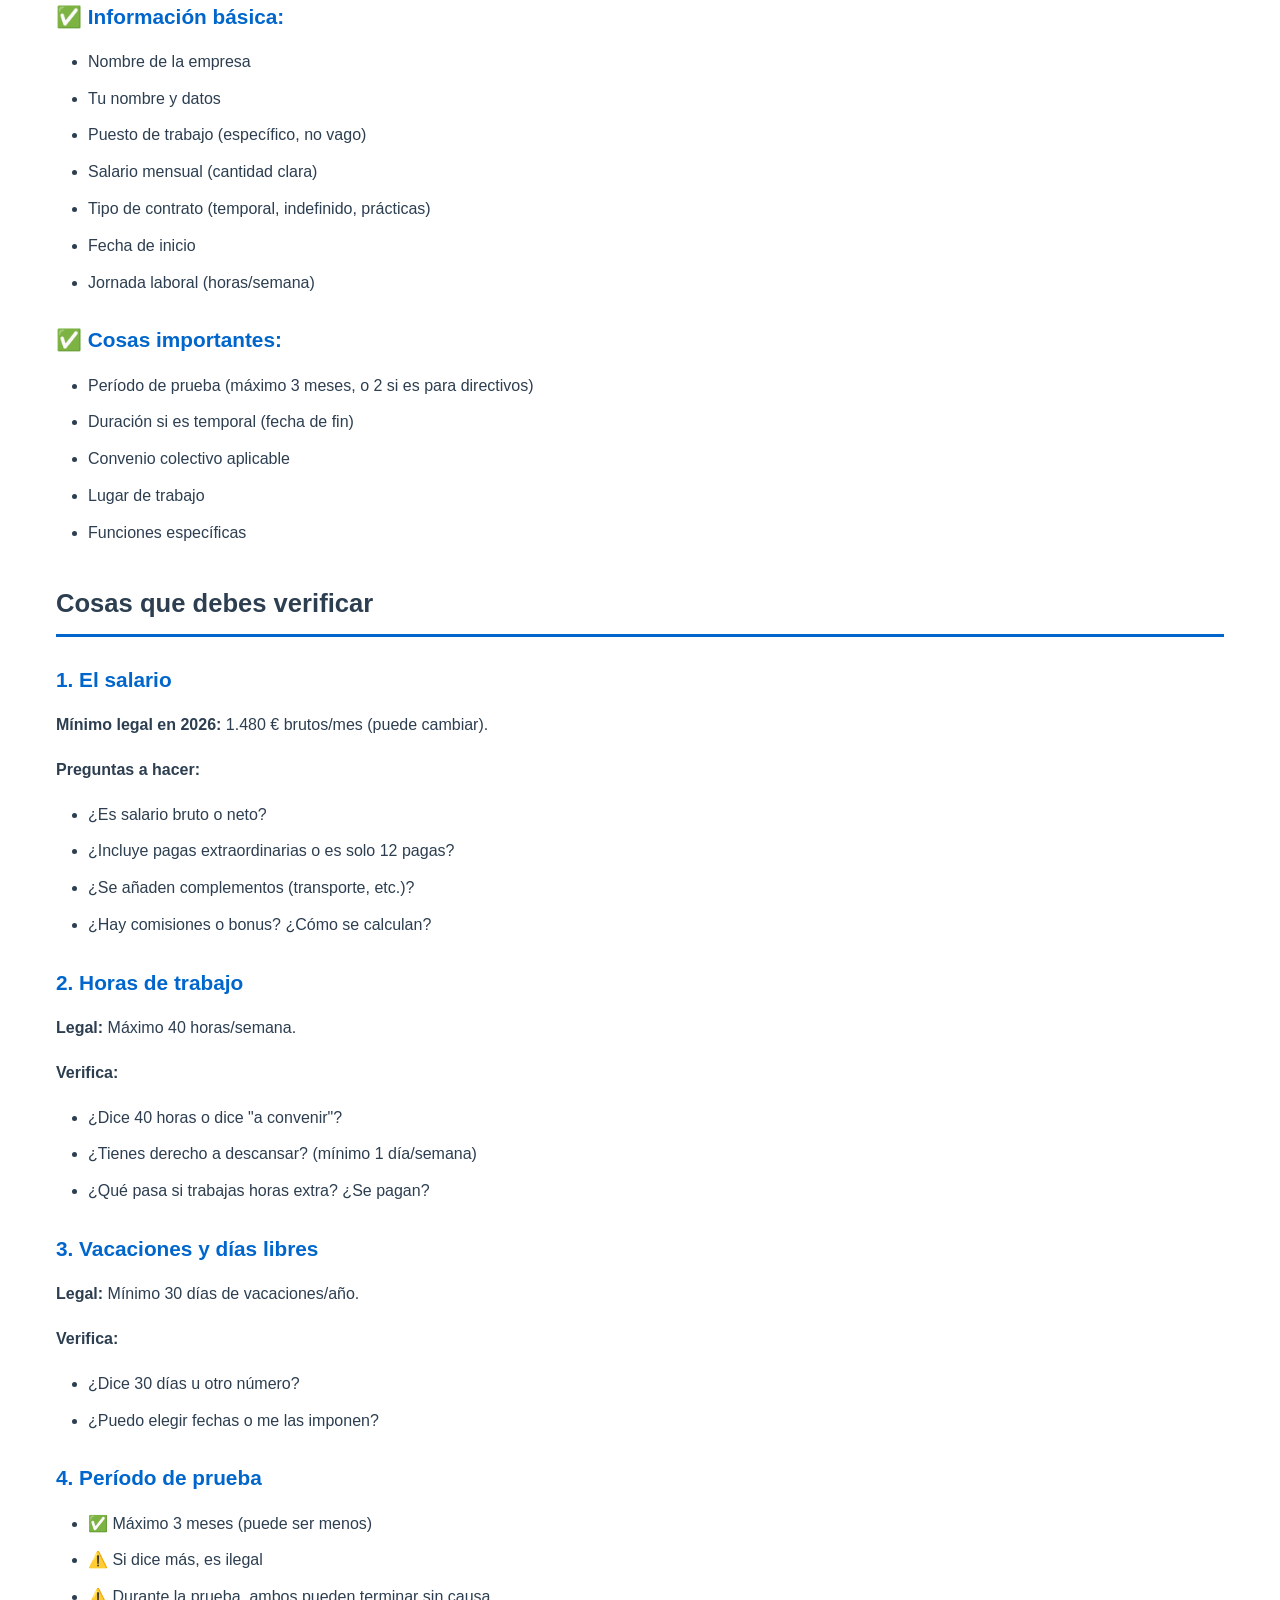
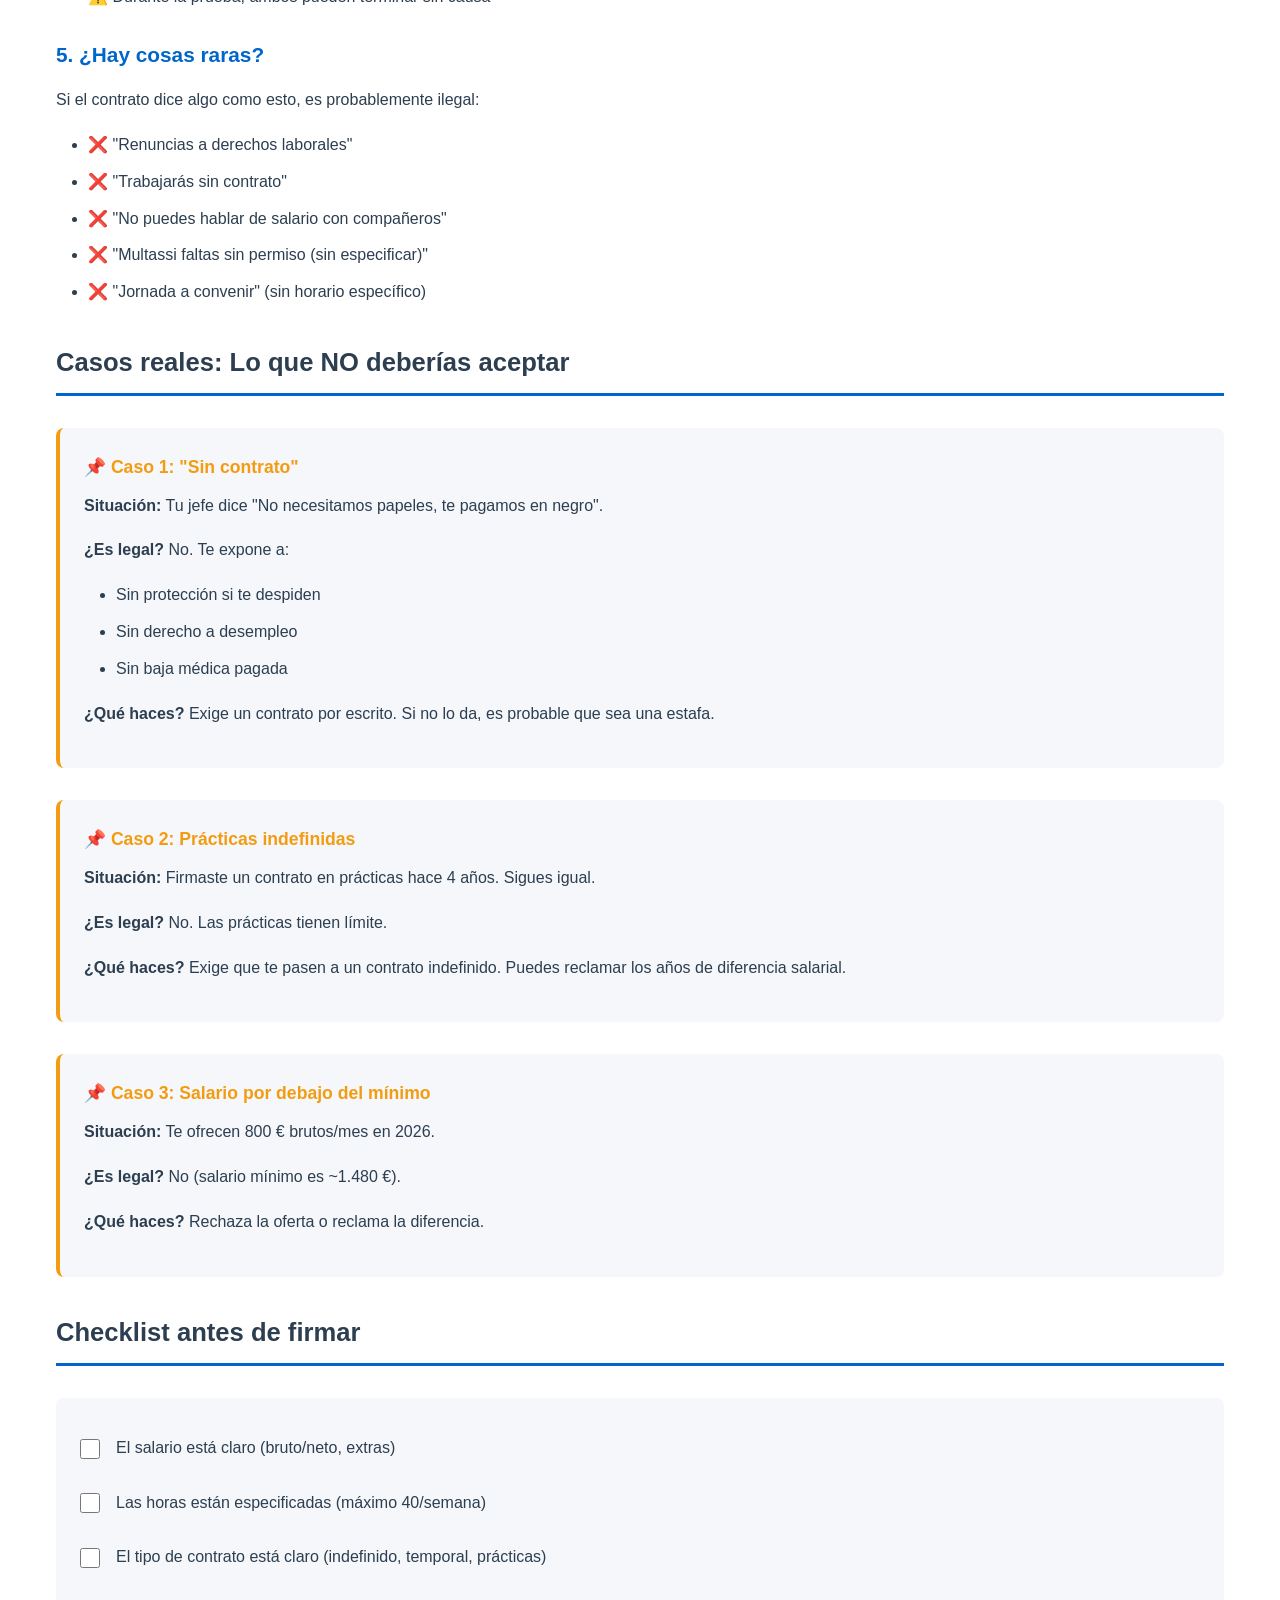
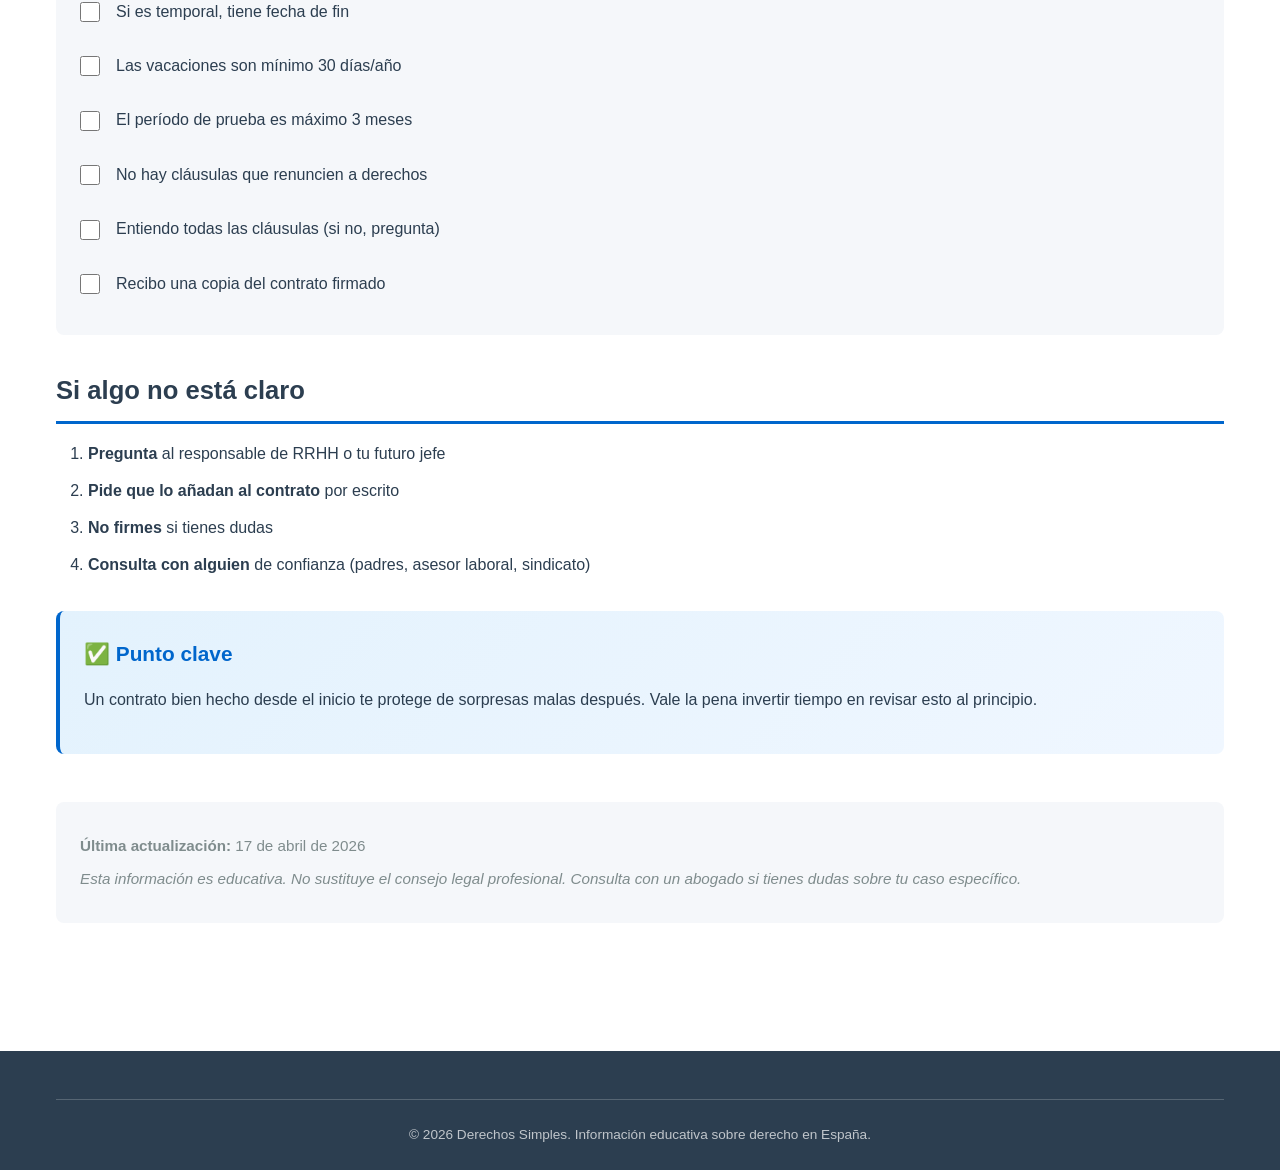
<file: blog/primer-contrato-trabajo.html>
<!DOCTYPE html>
<html lang="es">
<head>
    <meta charset="UTF-8">
    <meta name="viewport" content="width=device-width, initial-scale=1.0">
    <meta name="description" content="Primer contrato de trabajo en España: qué es normal y qué no. Prácticas, contratos temporales, salario mínimo y qué preguntar antes de firmar.">
    <meta name="keywords" content="primer contrato trabajo España, contrato temporal, prácticas, derechos trabajador joven">
    <meta property="og:title" content="Primer contrato de trabajo: qué debes saber">
    <meta property="og:description" content="Guía sobre qué es normal en tu primer empleo y cómo evitar engaños">
    <meta property="og:type" content="article">
    <title>Primer contrato de trabajo | Qué saber antes de firmar | Derechos Simples</title>
    <link rel="canonical" href="https://derechossimples.es/blog/primer-contrato-trabajo.html">
    <link rel="stylesheet" href="../css/styles.css">
</head>
<body>
    <!-- Aviso Legal -->
    <div class="legal-banner">
        <p>⚖️ <strong>Aviso legal:</strong> Esta web ofrece información general educativa. No es asesoramiento legal profesional. Consulta un abogado para tu caso específico.</p>
    </div>

    <!-- Header -->
    <header class="header">
        <div class="container">
            <div class="logo">
                <h1>Derechos Simples</h1>
            </div>
            <nav class="nav">
                <a href="../index.html">Inicio</a>
                <a href="../blog.html">Blog</a>
            </nav>
        </div>
    </header>

    <!-- Artículo -->
    <article class="article">
        <div class="container">
            <div class="article-header">
                <div class="breadcrumb">
                    <a href="../index.html">Inicio</a> / <a href="../blog.html">Blog</a> / <span>Derecho laboral</span>
                </div>
                <span class="category-badge">💼 Derecho laboral</span>
                <h1>Primer contrato de trabajo: qué debes saber antes de firmar</h1>
                <p class="article-date">Actualizado: 17 de abril de 2026</p>
                <p class="article-excerpt">Tu primer empleo es importante. Aquí van las cosas que debes verificar en tu contrato para evitar sorpresas desagradables después.</p>
            </div>

            <div class="article-content">
                <h2>Antes de firmar, revisa esto</h2>
                <p>Tienes tu primer contrato en la mano. Probablemente tengas ganas de empezar ya, pero <strong>no firmes sin leerlo completo</strong>. Muchos problemas laborales comienzan aquí.</p>

                <h2>¿Qué tipos de contrato pueden ofrecerte?</h2>

                <h3>1. Contrato indefinido</h3>
                <ul>
                    <li>✅ El mejor para ti</li>
                    <li>✅ Significa que el trabajo es estable</li>
                    <li>✅ Solo te pueden despedir con causa justificada</li>
                    <li>✅ Tienes más protección legal</li>
                </ul>

                <h3>2. Contrato temporal</h3>
                <ul>
                    <li>⚠️ Tiene fecha de finalización</li>
                    <li>⚠️ Cuando acaba, se acaba (sin causa necesaria)</li>
                    <li>⚠️ Menos estable, pero es normal para primeros empleos</li>
                </ul>

                <h3>3. Contrato en prácticas</h3>
                <ul>
                    <li>⚠️ Para gente con titulación oficial (FP, grado, etc.)</li>
                    <li>⚠️ Máximo 2 años</li>
                    <li>⚠️ El salario puede ser más bajo (pero no debe ser ridículo)</li>
                    <li>❌ NO pueden mantener a alguien en prácticas indefinidamente</li>
                </ul>

                <h3>4. Contrato de formación y aprendizaje</h3>
                <ul>
                    <li>Para menores de 30 años sin cualificación</li>
                    <li>Combina trabajo + formación</li>
                    <li>El salario es más bajo legalmente</li>
                </ul>

                <h2>Datos que DEBEN estar en el contrato</h2>

                <h3>✅ Información básica:</h3>
                <ul>
                    <li>Nombre de la empresa</li>
                    <li>Tu nombre y datos</li>
                    <li>Puesto de trabajo (específico, no vago)</li>
                    <li>Salario mensual (cantidad clara)</li>
                    <li>Tipo de contrato (temporal, indefinido, prácticas)</li>
                    <li>Fecha de inicio</li>
                    <li>Jornada laboral (horas/semana)</li>
                </ul>

                <h3>✅ Cosas importantes:</h3>
                <ul>
                    <li>Período de prueba (máximo 3 meses, o 2 si es para directivos)</li>
                    <li>Duración si es temporal (fecha de fin)</li>
                    <li>Convenio colectivo aplicable</li>
                    <li>Lugar de trabajo</li>
                    <li>Funciones específicas</li>
                </ul>

                <h2>Cosas que debes verificar</h2>

                <h3>1. El salario</h3>
                <p><strong>Mínimo legal en 2026:</strong> 1.480 € brutos/mes (puede cambiar).</p>
                <p><strong>Preguntas a hacer:</strong></p>
                <ul>
                    <li>¿Es salario bruto o neto?</li>
                    <li>¿Incluye pagas extraordinarias o es solo 12 pagas?</li>
                    <li>¿Se añaden complementos (transporte, etc.)?</li>
                    <li>¿Hay comisiones o bonus? ¿Cómo se calculan?</li>
                </ul>

                <h3>2. Horas de trabajo</h3>
                <p><strong>Legal:</strong> Máximo 40 horas/semana.</p>
                <p><strong>Verifica:</strong></p>
                <ul>
                    <li>¿Dice 40 horas o dice "a convenir"?</li>
                    <li>¿Tienes derecho a descansar? (mínimo 1 día/semana)</li>
                    <li>¿Qué pasa si trabajas horas extra? ¿Se pagan?</li>
                </ul>

                <h3>3. Vacaciones y días libres</h3>
                <p><strong>Legal:</strong> Mínimo 30 días de vacaciones/año.</p>
                <p><strong>Verifica:</strong></p>
                <ul>
                    <li>¿Dice 30 días u otro número?</li>
                    <li>¿Puedo elegir fechas o me las imponen?</li>
                </ul>

                <h3>4. Período de prueba</h3>
                <ul>
                    <li>✅ Máximo 3 meses (puede ser menos)</li>
                    <li>⚠️ Si dice más, es ilegal</li>
                    <li>⚠️ Durante la prueba, ambos pueden terminar sin causa</li>
                </ul>

                <h3>5. ¿Hay cosas raras?</h3>
                <p>Si el contrato dice algo como esto, es probablemente ilegal:</p>
                <ul>
                    <li>❌ "Renuncias a derechos laborales"</li>
                    <li>❌ "Trabajarás sin contrato"</li>
                    <li>❌ "No puedes hablar de salario con compañeros"</li>
                    <li>❌ "Multassi faltas sin permiso (sin especificar)"</li>
                    <li>❌ "Jornada a convenir" (sin horario específico)</li>
                </ul>

                <h2>Casos reales: Lo que NO deberías aceptar</h2>

                <div class="case-study">
                    <h4>📌 Caso 1: "Sin contrato"</h4>
                    <p><strong>Situación:</strong> Tu jefe dice "No necesitamos papeles, te pagamos en negro".</p>
                    <p><strong>¿Es legal?</strong> No. Te expone a:</p>
                    <ul>
                        <li>Sin protección si te despiden</li>
                        <li>Sin derecho a desempleo</li>
                        <li>Sin baja médica pagada</li>
                    </ul>
                    <p><strong>¿Qué haces?</strong> Exige un contrato por escrito. Si no lo da, es probable que sea una estafa.</p>
                </div>

                <div class="case-study">
                    <h4>📌 Caso 2: Prácticas indefinidas</h4>
                    <p><strong>Situación:</strong> Firmaste un contrato en prácticas hace 4 años. Sigues igual.</p>
                    <p><strong>¿Es legal?</strong> No. Las prácticas tienen límite.</p>
                    <p><strong>¿Qué haces?</strong> Exige que te pasen a un contrato indefinido. Puedes reclamar los años de diferencia salarial.</p>
                </div>

                <div class="case-study">
                    <h4>📌 Caso 3: Salario por debajo del mínimo</h4>
                    <p><strong>Situación:</strong> Te ofrecen 800 € brutos/mes en 2026.</p>
                    <p><strong>¿Es legal?</strong> No (salario mínimo es ~1.480 €).</p>
                    <p><strong>¿Qué haces?</strong> Rechaza la oferta o reclama la diferencia.</p>
                </div>

                <h2>Checklist antes de firmar</h2>

                <div class="checklist">
                    <label><input type="checkbox"> El salario está claro (bruto/neto, extras)</label>
                    <label><input type="checkbox"> Las horas están especificadas (máximo 40/semana)</label>
                    <label><input type="checkbox"> El tipo de contrato está claro (indefinido, temporal, prácticas)</label>
                    <label><input type="checkbox"> Si es temporal, tiene fecha de fin</label>
                    <label><input type="checkbox"> Las vacaciones son mínimo 30 días/año</label>
                    <label><input type="checkbox"> El período de prueba es máximo 3 meses</label>
                    <label><input type="checkbox"> No hay cláusulas que renuncien a derechos</label>
                    <label><input type="checkbox"> Entiendo todas las cláusulas (si no, pregunta)</label>
                    <label><input type="checkbox"> Recibo una copia del contrato firmado</label>
                </div>

                <h2>Si algo no está claro</h2>
                <ol>
                    <li><strong>Pregunta</strong> al responsable de RRHH o tu futuro jefe</li>
                    <li><strong>Pide que lo añadan al contrato</strong> por escrito</li>
                    <li><strong>No firmes</strong> si tienes dudas</li>
                    <li><strong>Consulta con alguien</strong> de confianza (padres, asesor laboral, sindicato)</li>
                </ol>

                <div class="info-box">
                    <h3>✅ Punto clave</h3>
                    <p>Un contrato bien hecho desde el inicio te protege de sorpresas malas después. Vale la pena invertir tiempo en revisar esto al principio.</p>
                </div>
            </div>

            <div class="article-footer">
                <p><strong>Última actualización:</strong> 17 de abril de 2026</p>
                <p class="disclaimer">Esta información es educativa. No sustituye el consejo legal profesional. Consulta con un abogado si tienes dudas sobre tu caso específico.</p>
            </div>
        </div>
    </article>

    <!-- Footer -->
    <footer class="footer">
        <div class="container">
            <div class="footer-bottom">
                <p>&copy; 2026 Derechos Simples. Información educativa sobre derecho en España.</p>
            </div>
        </div>
    </footer>

    <script src="../js/scripts.js"></script>
</body>
</html>
</file>
<file: css/styles.css>
/* ================================
   DERECHOS SIMPLES - STYLES
   ================================ */

:root {
    --primary: #0066CC;
    --primary-dark: #0052A3;
    --secondary: #F5F7FA;
    --accent: #FF6B35;
    --text: #2C3E50;
    --text-light: #7F8C8D;
    --border: #E8EDEF;
    --success: #27AE60;
    --warning: #F39C12;
    --danger: #E74C3C;
    --spacing: 1rem;
    --max-width: 1200px;
    --font-family: -apple-system, BlinkMacSystemFont, 'Segoe UI', 'Roboto', 'Oxygen', 'Ubuntu', 'Cantarell', sans-serif;
}

* {
    margin: 0;
    padding: 0;
    box-sizing: border-box;
}

html {
    scroll-behavior: smooth;
}

body {
    font-family: var(--font-family);
    color: var(--text);
    line-height: 1.6;
    background-color: #FFFFFF;
}

/* ================================
   CONTAINERS & LAYOUT
   ================================ */

.container {
    max-width: var(--max-width);
    margin: 0 auto;
    padding: 0 var(--spacing);
}

/* ================================
   LEGAL BANNER
   ================================ */

.legal-banner {
    background: linear-gradient(135deg, #FFF3CD 0%, #FFF8E7 100%);
    border-bottom: 2px solid #FFD700;
    padding: 12px var(--spacing);
    font-size: 0.9rem;
    text-align: center;
    color: #856404;
    position: sticky;
    top: 0;
    z-index: 100;
}

.legal-banner p {
    margin: 0;
    font-weight: 500;
}

/* ================================
   HEADER
   ================================ */

.header {
    background: linear-gradient(135deg, var(--primary) 0%, var(--primary-dark) 100%);
    color: white;
    padding: 1.5rem var(--spacing);
    box-shadow: 0 2px 8px rgba(0, 0, 0, 0.1);
    position: sticky;
    top: 40px;
    z-index: 99;
}

.header .container {
    display: flex;
    justify-content: space-between;
    align-items: center;
}

.logo h1 {
    font-size: 1.8rem;
    margin: 0;
    font-weight: 700;
}

.tagline {
    font-size: 0.85rem;
    opacity: 0.95;
    margin-top: 0.25rem;
    font-weight: 400;
}

.nav {
    display: flex;
    gap: 2rem;
}

.nav a {
    color: white;
    text-decoration: none;
    font-weight: 500;
    transition: opacity 0.3s;
    font-size: 0.95rem;
}

.nav a:hover,
.nav a.active {
    opacity: 0.8;
    border-bottom: 2px solid white;
    padding-bottom: 5px;
}

@media (max-width: 768px) {
    .header .container {
        flex-direction: column;
        gap: 1rem;
    }

    .nav {
        gap: 1rem;
        flex-wrap: wrap;
        justify-content: center;
    }

    .logo h1 {
        font-size: 1.4rem;
    }
}

/* ================================
   HERO SECTION
   ================================ */

.hero {
    background: linear-gradient(135deg, var(--secondary) 0%, #E8F4F8 100%);
    padding: 4rem var(--spacing);
    text-align: center;
}

.hero h1 {
    font-size: 2.5rem;
    margin-bottom: 1rem;
    color: var(--text);
    font-weight: 700;
}

.hero p {
    font-size: 1.2rem;
    color: var(--text-light);
    margin-bottom: 2rem;
    max-width: 600px;
    margin-left: auto;
    margin-right: auto;
}

.cta-buttons {
    display: flex;
    gap: 1rem;
    justify-content: center;
    flex-wrap: wrap;
}

.btn {
    padding: 12px 24px;
    border-radius: 8px;
    text-decoration: none;
    font-weight: 600;
    transition: all 0.3s;
    font-size: 1rem;
    border: none;
    cursor: pointer;
    display: inline-block;
}

.btn-primary {
    background: var(--primary);
    color: white;
}

.btn-primary:hover {
    background: var(--primary-dark);
    transform: translateY(-2px);
    box-shadow: 0 4px 12px rgba(0, 102, 204, 0.3);
}

.btn-secondary {
    background: white;
    color: var(--primary);
    border: 2px solid var(--primary);
}

.btn-secondary:hover {
    background: var(--secondary);
    transform: translateY(-2px);
}

.btn-small {
    padding: 8px 16px;
    font-size: 0.9rem;
}

.btn:disabled,
.btn.disabled {
    opacity: 0.5;
    cursor: not-allowed;
    pointer-events: none;
}

@media (max-width: 768px) {
    .hero h1 {
        font-size: 2rem;
    }

    .hero p {
        font-size: 1rem;
    }

    .cta-buttons {
        gap: 0.5rem;
    }
}

/* ================================
   CATEGORIES SECTION
   ================================ */

.categories {
    padding: 4rem var(--spacing);
    background: white;
}

.categories h2,
.featured-articles h2,
.resources h2 {
    font-size: 2rem;
    text-align: center;
    margin-bottom: 3rem;
    color: var(--text);
}

.categories-grid {
    display: grid;
    grid-template-columns: repeat(auto-fit, minmax(280px, 1fr));
    gap: 2rem;
}

.category-card {
    background: var(--secondary);
    padding: 2rem;
    border-radius: 12px;
    text-align: center;
    transition: transform 0.3s, box-shadow 0.3s;
}

.category-card:hover {
    transform: translateY(-8px);
    box-shadow: 0 12px 24px rgba(0, 102, 204, 0.15);
}

.category-icon {
    font-size: 3.5rem;
    margin-bottom: 1rem;
}

.category-card h3 {
    font-size: 1.5rem;
    margin-bottom: 0.5rem;
    color: var(--text);
}

.category-card p {
    color: var(--text-light);
    margin-bottom: 1.5rem;
}

.category-link {
    color: var(--primary);
    text-decoration: none;
    font-weight: 600;
    transition: color 0.3s;
}

.category-link:hover {
    color: var(--primary-dark);
}

/* ================================
   FEATURED ARTICLES
   ================================ */

.featured-articles {
    padding: 4rem var(--spacing);
    background: var(--secondary);
}

.articles-preview {
    display: grid;
    grid-template-columns: repeat(auto-fit, minmax(300px, 1fr));
    gap: 2rem;
}

.article-preview {
    background: white;
    padding: 2rem;
    border-radius: 12px;
    border-left: 4px solid var(--primary);
    transition: box-shadow 0.3s, transform 0.3s;
}

.article-preview:hover {
    box-shadow: 0 8px 20px rgba(0, 0, 0, 0.08);
    transform: translateY(-4px);
}

.category-badge {
    display: inline-block;
    background: var(--primary);
    color: white;
    padding: 4px 12px;
    border-radius: 20px;
    font-size: 0.8rem;
    font-weight: 600;
    margin-bottom: 1rem;
}

.article-preview h3 {
    font-size: 1.4rem;
    margin: 1rem 0;
    line-height: 1.4;
}

.article-preview h3 a {
    color: var(--text);
    text-decoration: none;
    transition: color 0.3s;
}

.article-preview h3 a:hover {
    color: var(--primary);
}

.article-preview p {
    color: var(--text-light);
    margin-bottom: 1rem;
}

.read-more {
    color: var(--primary);
    text-decoration: none;
    font-weight: 600;
    transition: color 0.3s;
}

.read-more:hover {
    color: var(--primary-dark);
}

/* ================================
   RESOURCES SECTION
   ================================ */

.resources {
    padding: 4rem var(--spacing);
    background: white;
}

.resources-grid {
    display: grid;
    grid-template-columns: repeat(auto-fit, minmax(250px, 1fr));
    gap: 2rem;
}

.resource-card {
    background: var(--secondary);
    padding: 2rem;
    border-radius: 12px;
    text-align: center;
}

.resource-card h3 {
    font-size: 1.3rem;
    margin-bottom: 0.5rem;
}

.resource-card p {
    color: var(--text-light);
    margin-bottom: 1.5rem;
}

/* ================================
   BLOG HEADER
   ================================ */

.blog-header {
    background: linear-gradient(135deg, var(--primary) 0%, var(--primary-dark) 100%);
    color: white;
    padding: 3rem var(--spacing);
    text-align: center;
}

.blog-header h1 {
    font-size: 2.2rem;
    margin-bottom: 0.5rem;
}

.blog-header p {
    font-size: 1.1rem;
    opacity: 0.95;
    margin-bottom: 2rem;
}

.search-filter {
    max-width: 700px;
    margin: 0 auto;
}

.search-input {
    width: 100%;
    padding: 12px 16px;
    border: none;
    border-radius: 8px;
    font-size: 1rem;
    margin-bottom: 1.5rem;
    box-shadow: 0 4px 12px rgba(0, 0, 0, 0.15);
}

.filters {
    display: flex;
    gap: 1rem;
    flex-wrap: wrap;
    justify-content: center;
}

.filter-btn {
    background: rgba(255, 255, 255, 0.2);
    color: white;
    border: 2px solid white;
    padding: 8px 16px;
    border-radius: 20px;
    cursor: pointer;
    transition: all 0.3s;
    font-weight: 600;
    font-size: 0.9rem;
}

.filter-btn:hover,
.filter-btn.active {
    background: white;
    color: var(--primary);
}

/* ================================
   BLOG ARTICLES LIST
   ================================ */

.blog-articles {
    padding: 3rem var(--spacing);
    background: white;
}

.articles-list {
    display: grid;
    gap: 2rem;
}

.articles-list .article-preview {
    border-left: 4px solid var(--primary);
}

/* ================================
   ARTICLE PAGE
   ================================ */

.article {
    padding: 3rem var(--spacing) 4rem;
    background: white;
}

.article-header {
    margin-bottom: 3rem;
}

.breadcrumb {
    font-size: 0.9rem;
    color: var(--text-light);
    margin-bottom: 1rem;
}

.breadcrumb a {
    color: var(--primary);
    text-decoration: none;
}

.breadcrumb a:hover {
    text-decoration: underline;
}

.article h1 {
    font-size: 2.2rem;
    margin: 1.5rem 0;
    line-height: 1.3;
    color: var(--text);
}

.article-date {
    color: var(--text-light);
    font-size: 0.95rem;
    margin-bottom: 1rem;
}

.article-excerpt {
    font-size: 1.1rem;
    color: var(--text-light);
    font-style: italic;
}

/* ================================
   ARTICLE CONTENT
   ================================ */

.article-content {
    line-height: 1.8;
    margin: 2rem 0;
}

.article-content h2 {
    font-size: 1.6rem;
    margin-top: 2rem;
    margin-bottom: 1rem;
    color: var(--text);
    border-bottom: 3px solid var(--primary);
    padding-bottom: 0.5rem;
}

.article-content h3 {
    font-size: 1.3rem;
    margin-top: 1.5rem;
    margin-bottom: 0.8rem;
    color: var(--primary);
}

.article-content h4 {
    font-size: 1.1rem;
    margin-top: 1rem;
    margin-bottom: 0.5rem;
    color: var(--text);
}

.article-content p {
    margin-bottom: 1rem;
}

.article-content ul,
.article-content ol {
    margin-left: 2rem;
    margin-bottom: 1rem;
}

.article-content li {
    margin-bottom: 0.5rem;
}

/* ================================
   SPECIAL BOXES
   ================================ */

.case-study {
    background: var(--secondary);
    border-left: 4px solid var(--warning);
    padding: 1.5rem;
    border-radius: 8px;
    margin: 2rem 0;
}

.case-study h4 {
    color: var(--warning);
    margin-top: 0;
}

.info-box {
    background: linear-gradient(135deg, #E3F2FD 0%, #F0F7FF 100%);
    border-left: 4px solid var(--primary);
    padding: 1.5rem;
    border-radius: 8px;
    margin: 2rem 0;
}

.info-box h3 {
    color: var(--primary);
    margin-top: 0;
}

/* ================================
   TABLES
   ================================ */

.rights-table {
    width: 100%;
    border-collapse: collapse;
    margin: 2rem 0;
    background: white;
    border-radius: 8px;
    overflow: hidden;
    box-shadow: 0 2px 8px rgba(0, 0, 0, 0.1);
}

.rights-table th {
    background: var(--primary);
    color: white;
    padding: 12px;
    text-align: left;
    font-weight: 600;
}

.rights-table td {
    padding: 12px;
    border-bottom: 1px solid var(--border);
}

.rights-table tr:hover {
    background: var(--secondary);
}

/* ================================
   CHECKLIST
   ================================ */

.checklist {
    background: var(--secondary);
    padding: 1.5rem;
    border-radius: 8px;
    margin: 2rem 0;
}

.checklist label {
    display: flex;
    align-items: center;
    padding: 0.8rem 0;
    cursor: pointer;
    font-weight: 500;
}

.checklist input[type="checkbox"] {
    width: 20px;
    height: 20px;
    margin-right: 1rem;
    cursor: pointer;
    accent-color: var(--primary);
}

/* ================================
   ARTICLE FOOTER
   ================================ */

.article-footer {
    background: var(--secondary);
    padding: 1.5rem;
    border-radius: 8px;
    margin-top: 3rem;
    font-size: 0.95rem;
    color: var(--text-light);
}

.article-footer p {
    margin: 0.5rem 0;
}

.disclaimer {
    font-style: italic;
    color: var(--text-light);
}

/* ================================
   RELATED ARTICLES
   ================================ */

.related-articles {
    background: var(--secondary);
    padding: 3rem var(--spacing);
}

.related-articles h2 {
    text-align: center;
    margin-bottom: 2rem;
}

/* ================================
   FOOTER
   ================================ */

.footer {
    background: var(--text);
    color: white;
    padding: 3rem var(--spacing) 1.5rem;
    margin-top: 4rem;
}

.footer-content {
    display: grid;
    grid-template-columns: repeat(auto-fit, minmax(200px, 1fr));
    gap: 2rem;
    margin-bottom: 2rem;
}

.footer-section h4 {
    margin-bottom: 1rem;
    font-size: 1.1rem;
}

.footer-section p {
    color: rgba(255, 255, 255, 0.8);
    font-size: 0.9rem;
}

.footer-section ul {
    list-style: none;
    padding: 0;
}

.footer-section li {
    margin-bottom: 0.5rem;
}

.footer-section a {
    color: rgba(255, 255, 255, 0.8);
    text-decoration: none;
    transition: color 0.3s;
}

.footer-section a:hover {
    color: white;
}

.footer-section a.disabled {
    opacity: 0.5;
    cursor: not-allowed;
    pointer-events: none;
}

.footer-bottom {
    text-align: center;
    border-top: 1px solid rgba(255, 255, 255, 0.2);
    padding-top: 1.5rem;
    font-size: 0.85rem;
    color: rgba(255, 255, 255, 0.7);
}

/* ================================
   RESPONSIVE
   ================================ */

@media (max-width: 768px) {
    .article h1 {
        font-size: 1.8rem;
    }

    .article-content h2 {
        font-size: 1.4rem;
    }

    .filters {
        gap: 0.5rem;
    }

    .filter-btn {
        padding: 6px 12px;
        font-size: 0.8rem;
    }

    .hero h1 {
        font-size: 1.8rem;
    }

    .categories h2,
    .featured-articles h2 {
        font-size: 1.6rem;
    }
}

@media (max-width: 480px) {
    .article {
        padding: 1.5rem var(--spacing) 2rem;
    }

    .article h1 {
        font-size: 1.5rem;
    }

    .article-content h2 {
        font-size: 1.2rem;
    }

    .article-content h3 {
        font-size: 1.1rem;
    }

    .nav {
        gap: 0.5rem;
    }

    .nav a {
        font-size: 0.8rem;
    }

    .logo h1 {
        font-size: 1.2rem;
    }
}

/* ================================
   UTILITIES
   ================================ */

.text-center {
    text-align: center;
}

.mt-1 {
    margin-top: 1rem;
}

.mt-2 {
    margin-top: 2rem;
}

.mb-1 {
    margin-bottom: 1rem;
}

.mb-2 {
    margin-bottom: 2rem;
}

.hidden {
    display: none;
}
</file>
